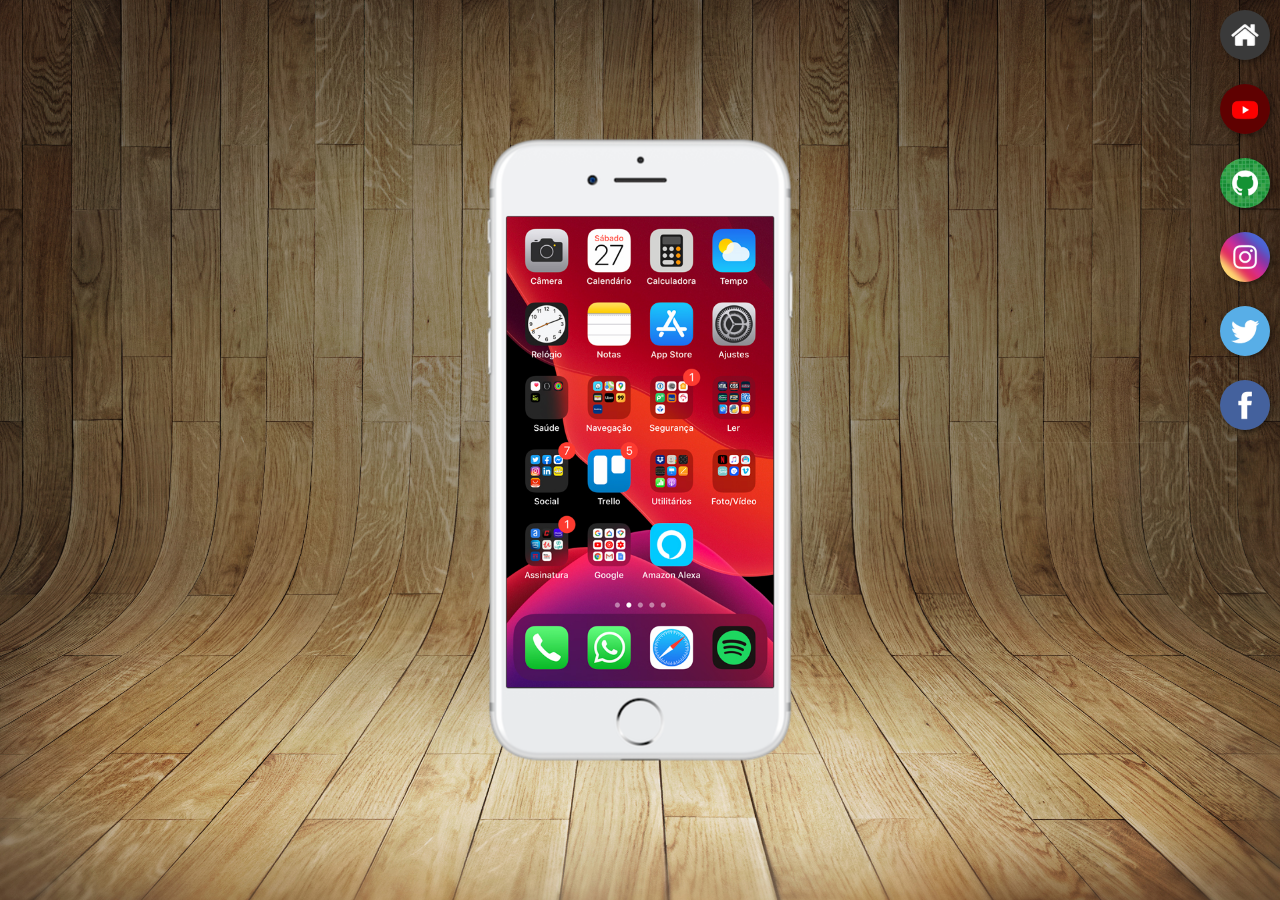
<file: index.html>
<!DOCTYPE html>
<html lang="pt-br">
<head>
    <meta charset="UTF-8">
    <meta name="viewport" content="width=device-width, initial-scale=1.0">
    <link rel="shortcut icon" href="favicon.ico" type="image/x-icon">
    <link rel="stylesheet" href="estilos/style.css">
    <title>Projeto Redes Sociais</title>
</head>
<body>
    <main>
        <section id="telefone">
            <iframe src="home.html" name="tela" id="tela" frameborder="0">
                Seu navegador nao e compativel com isso.
            </iframe>
        </section>
        <section id="redes-sociais">
            <a href="home.html" target="tela"><img src="imagens/logo-home.jpg" alt="Home"></a><br>
            <a href="youtube.html" target="tela"><img src="imagens/logo-youtube.jpg" alt="Youtube"></a><br>
            <a href="github.html" target="tela"><img src="imagens/logo-github.jpg" alt="GitHub"></a><br>
            <a href="instagram.html" target="tela"><img src="imagens/logo-instagram.jpg" alt="Instagram"></a><br>
            <a href="twitter.html" target="tela"><img src="imagens/logo-twitter.jpg" alt="Twitter"></a><br>
            <a href="facebook.html" target="tela"><img src="imagens/logo-facebook.jpg" alt="Facebook"></a><br>
        </section>
    </main>
</body>
</html>
</file>
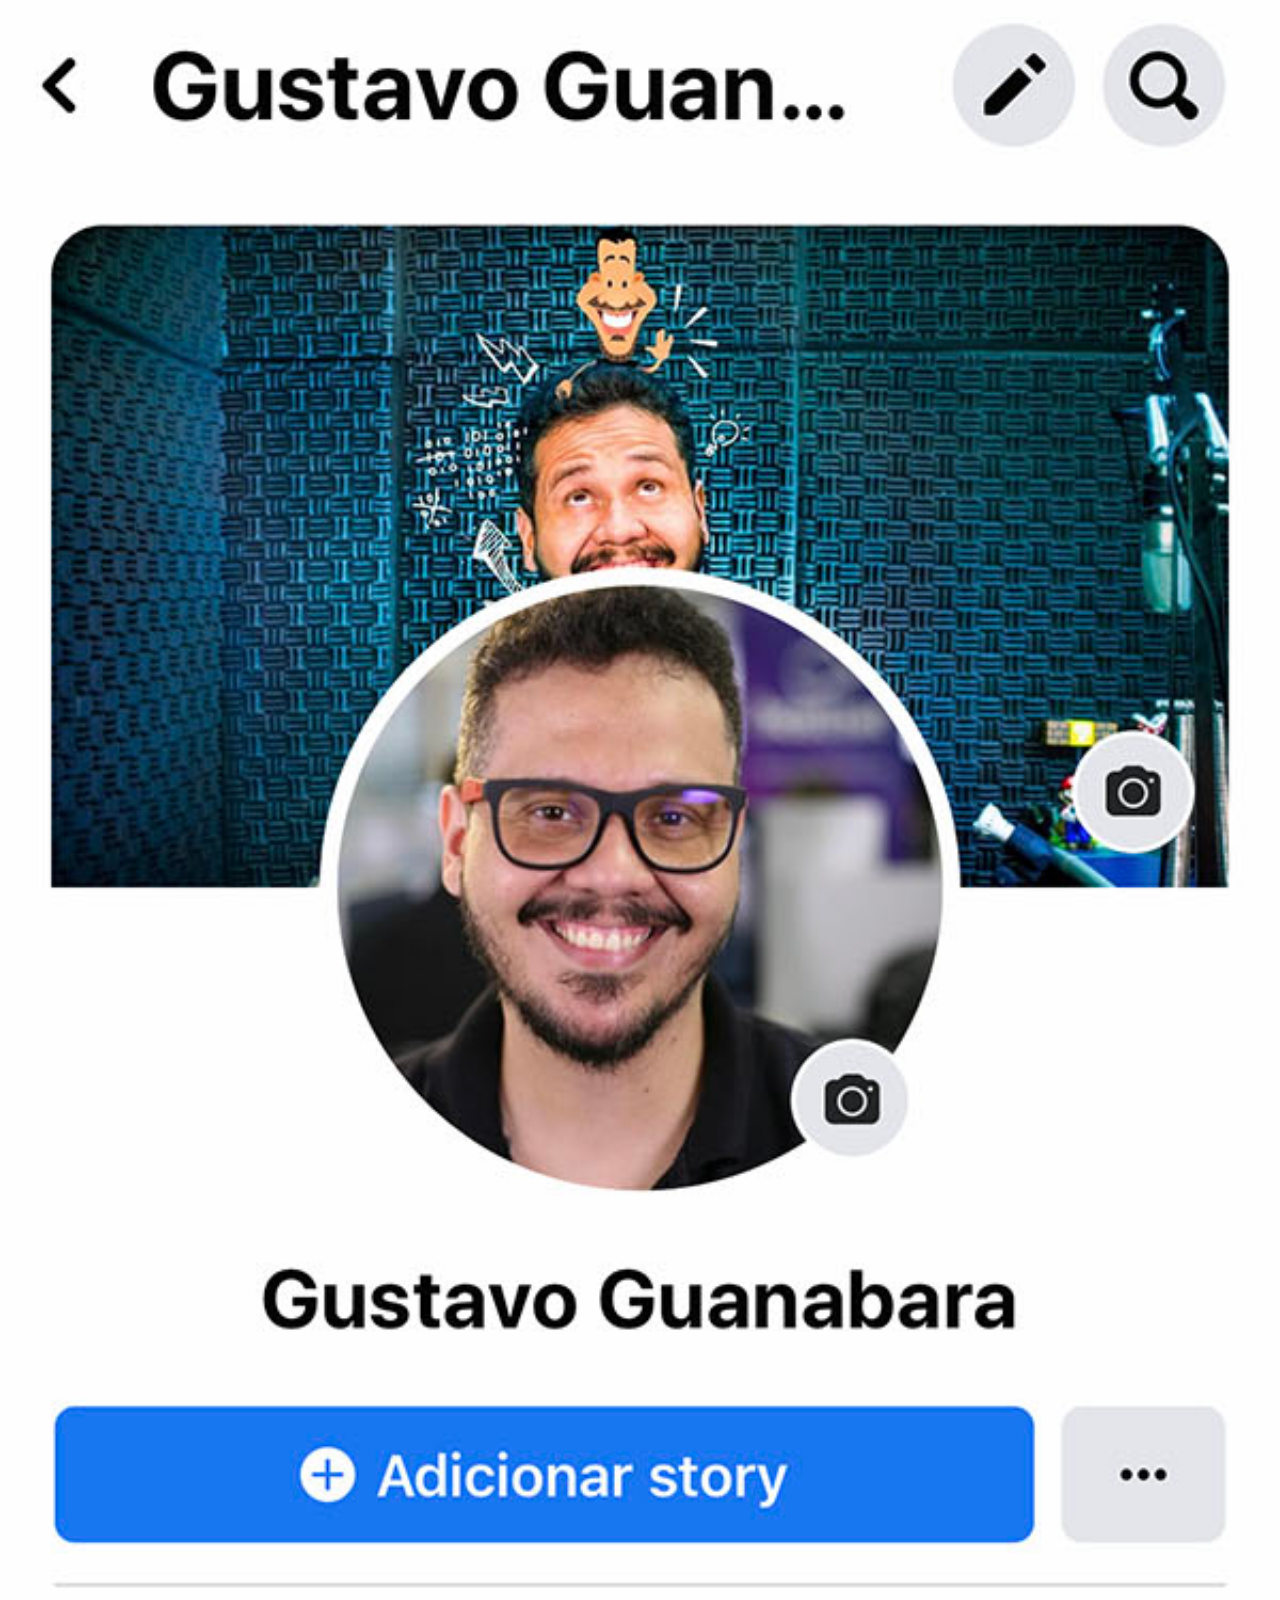
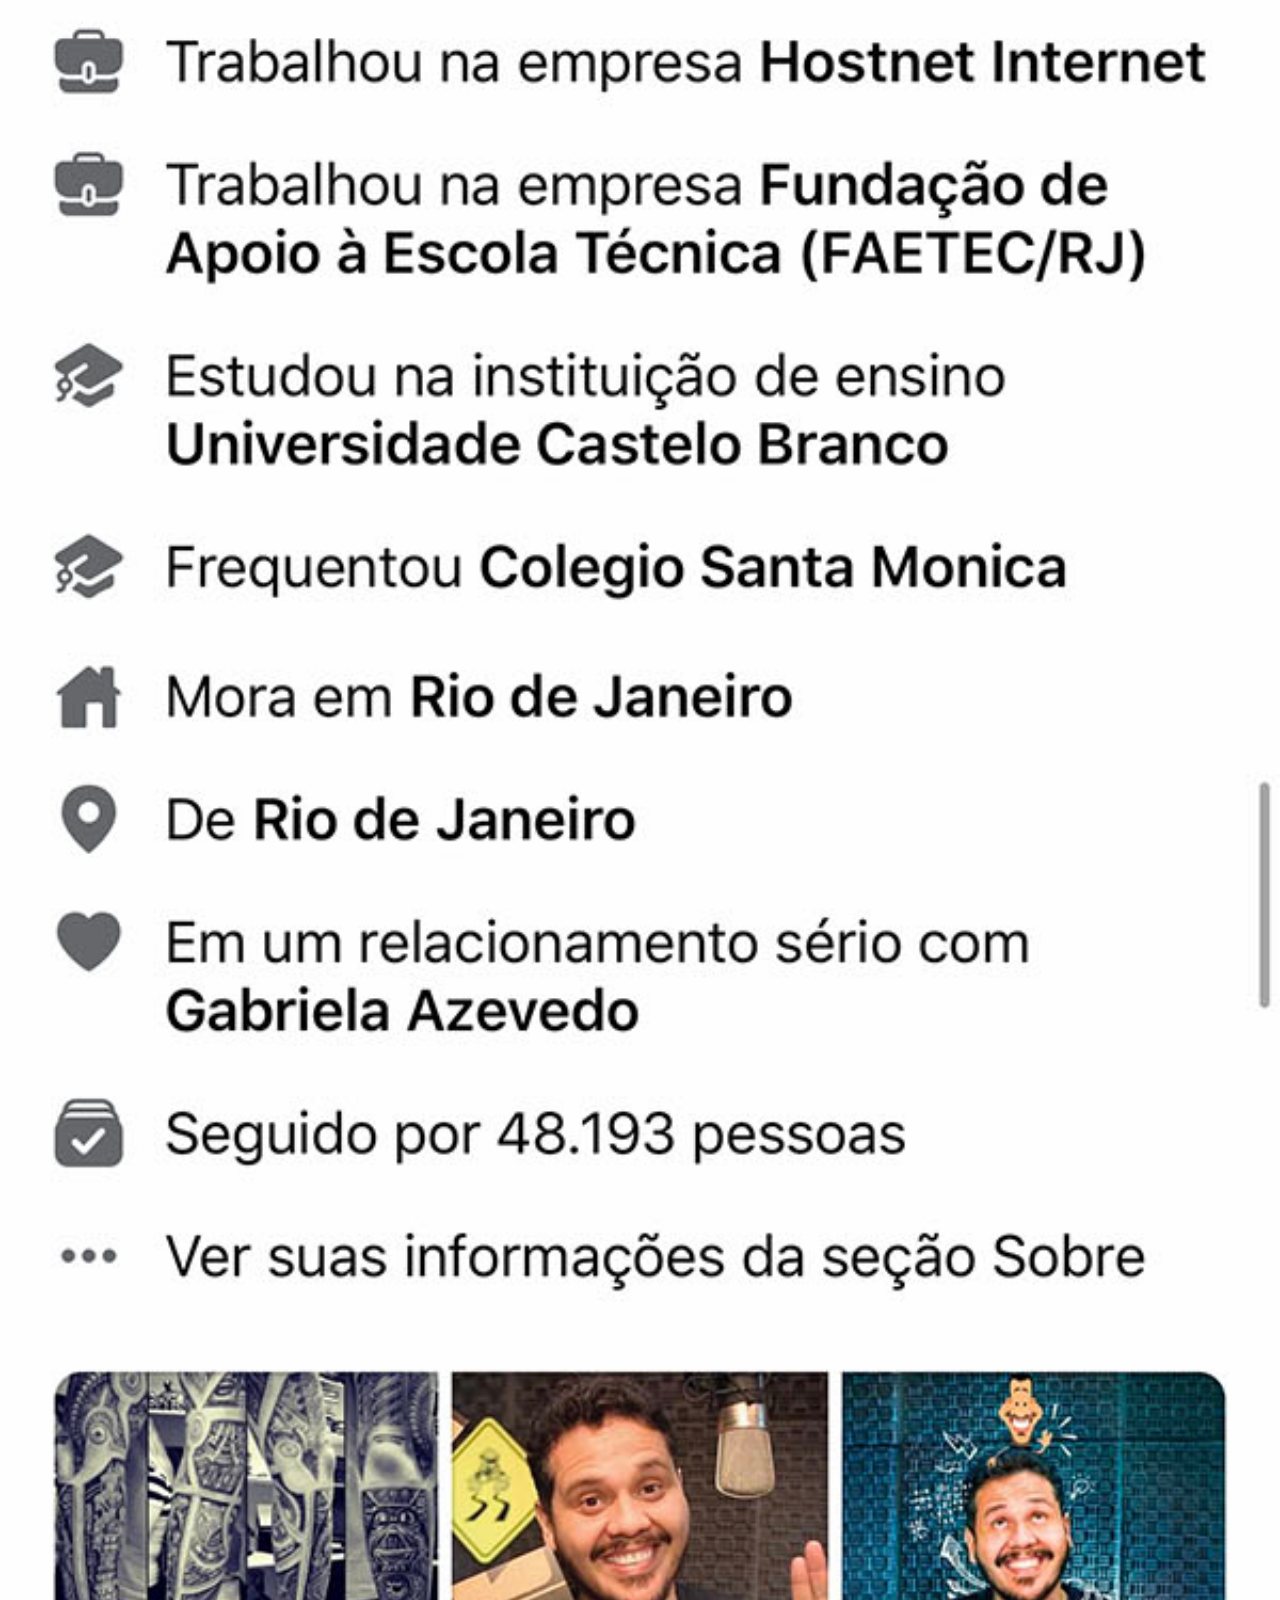
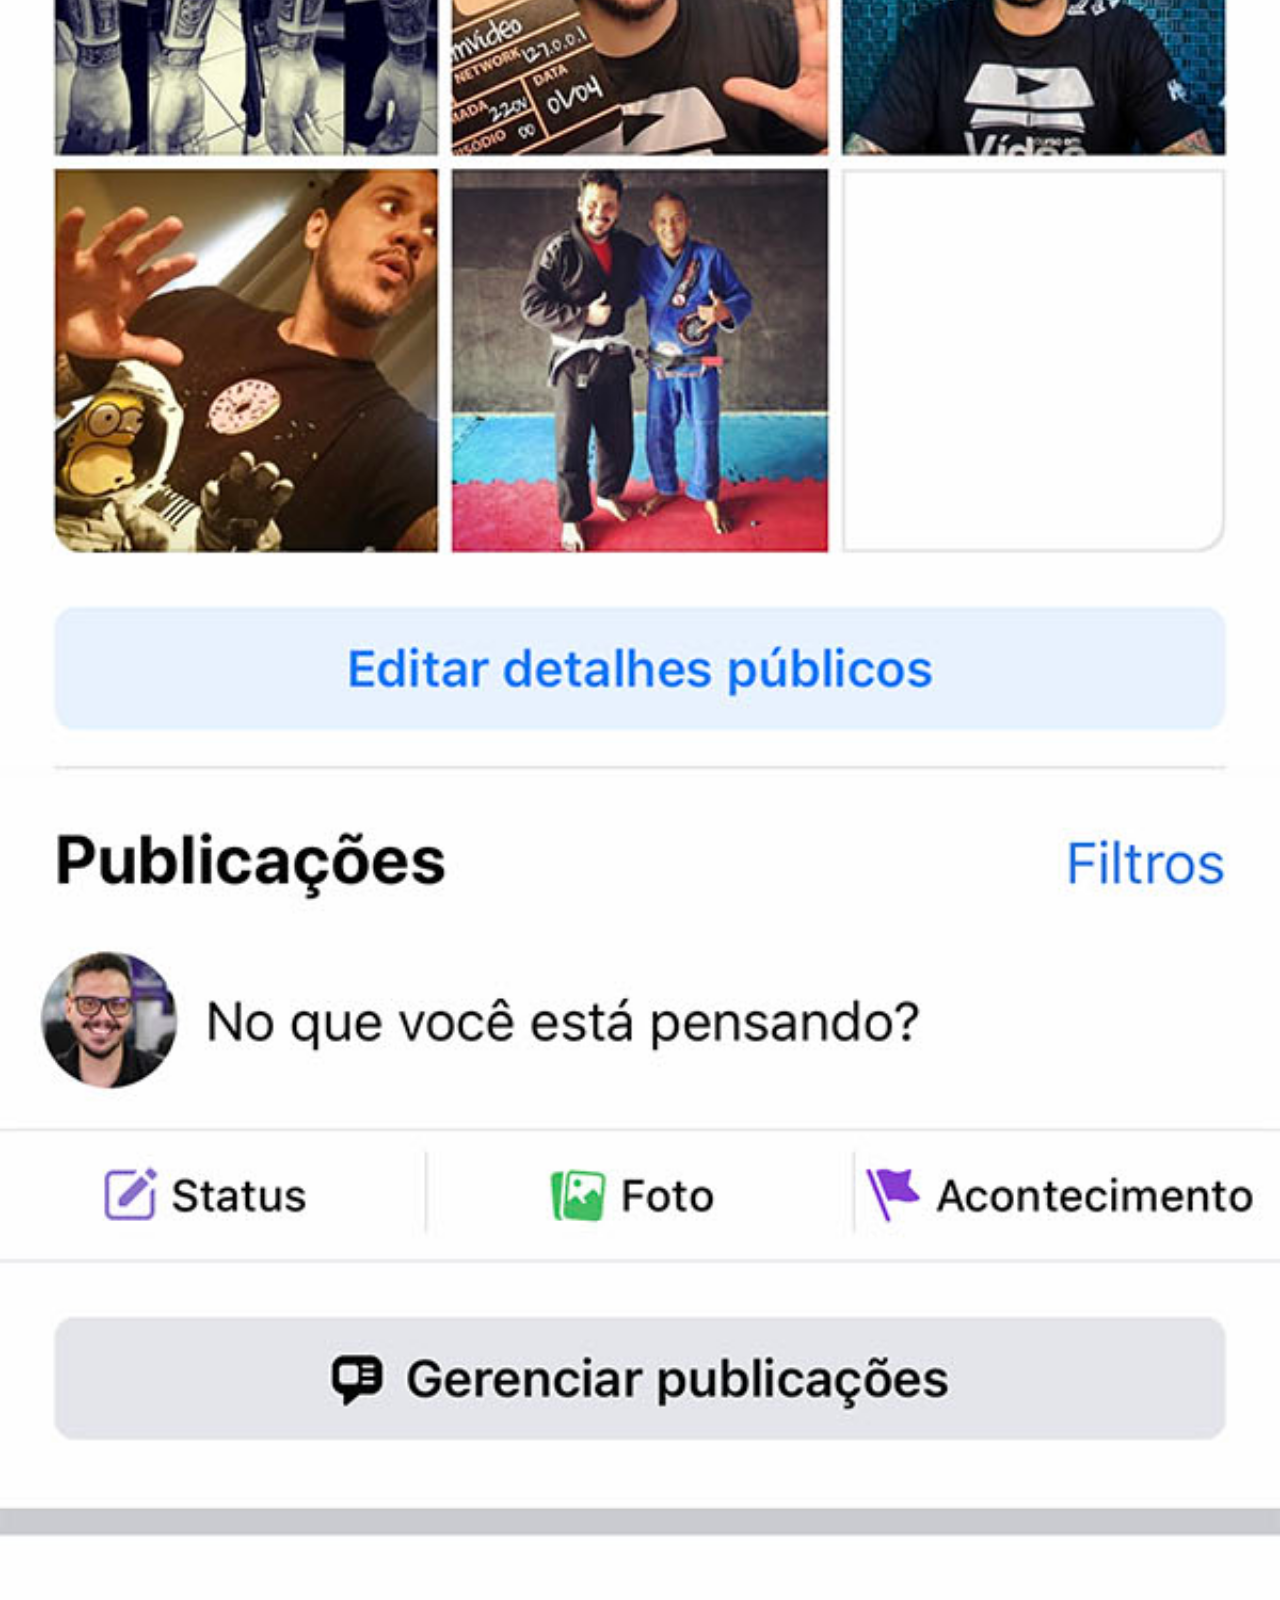
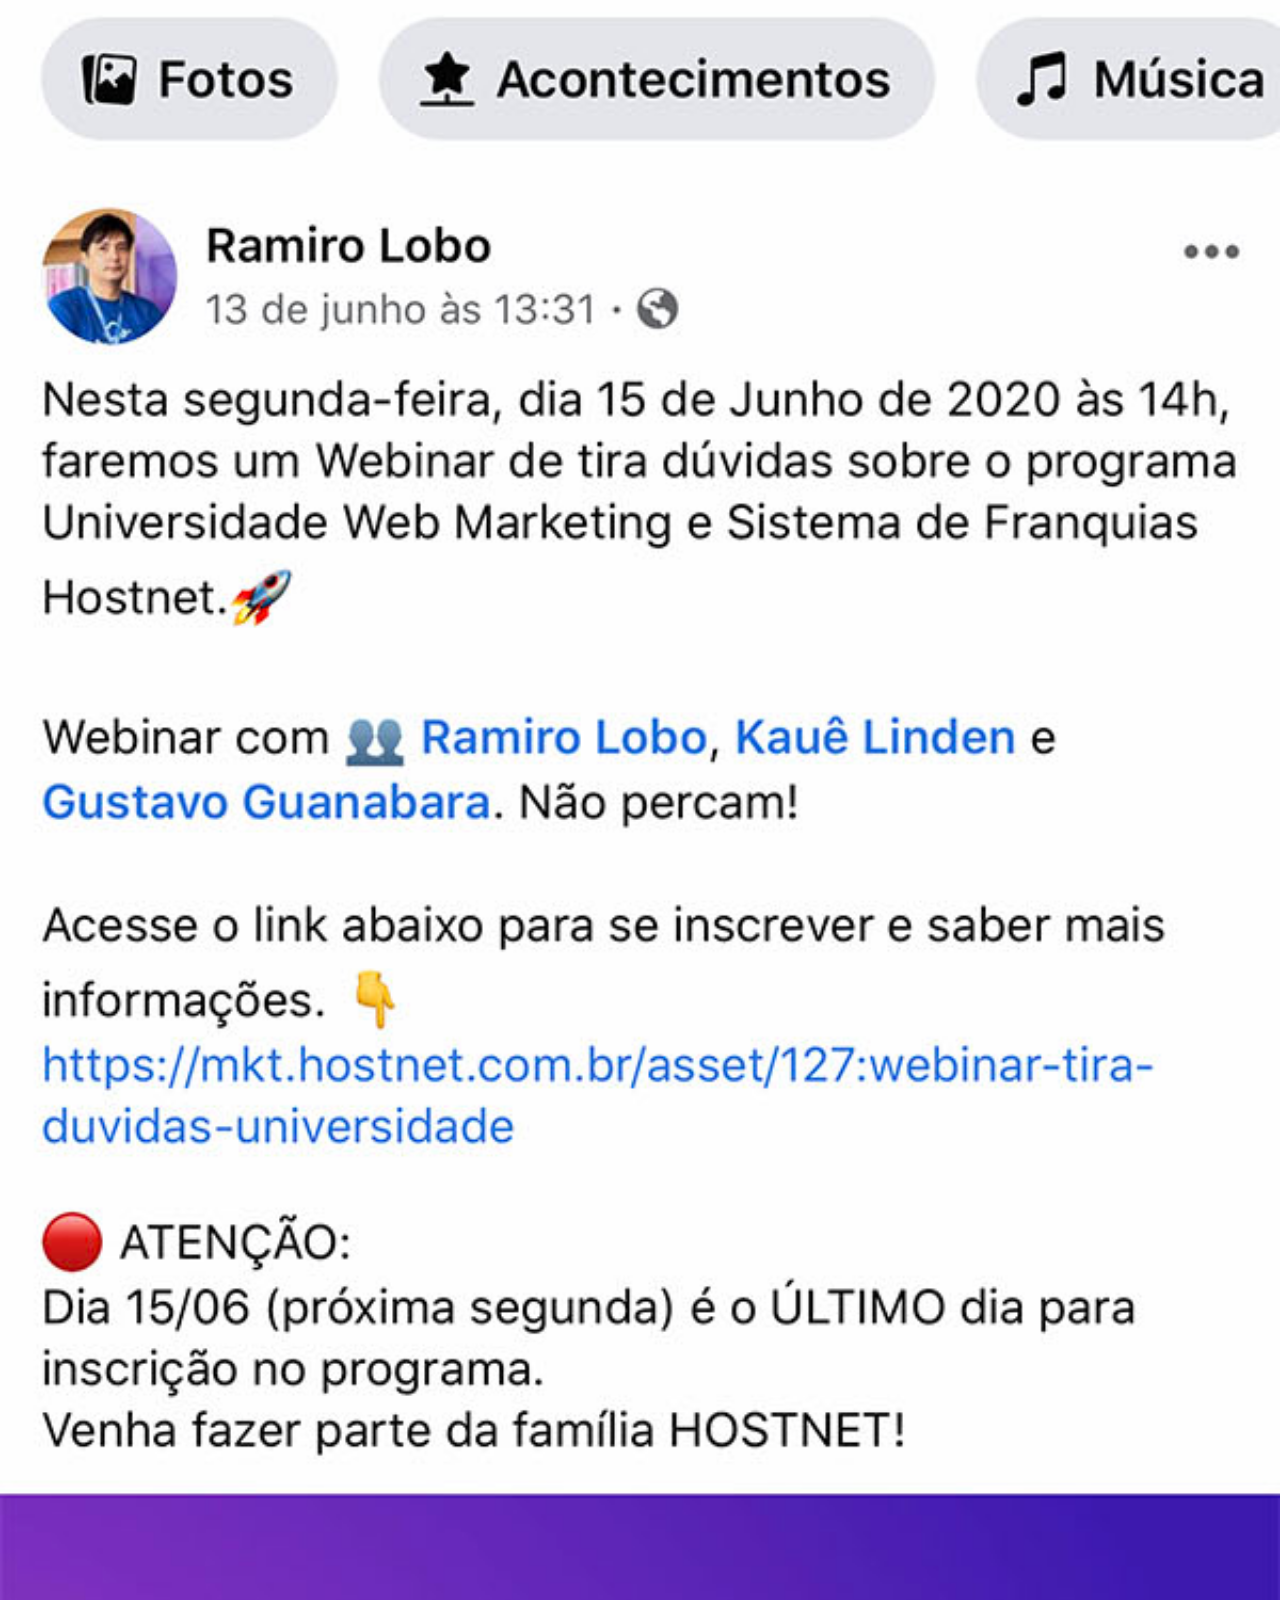
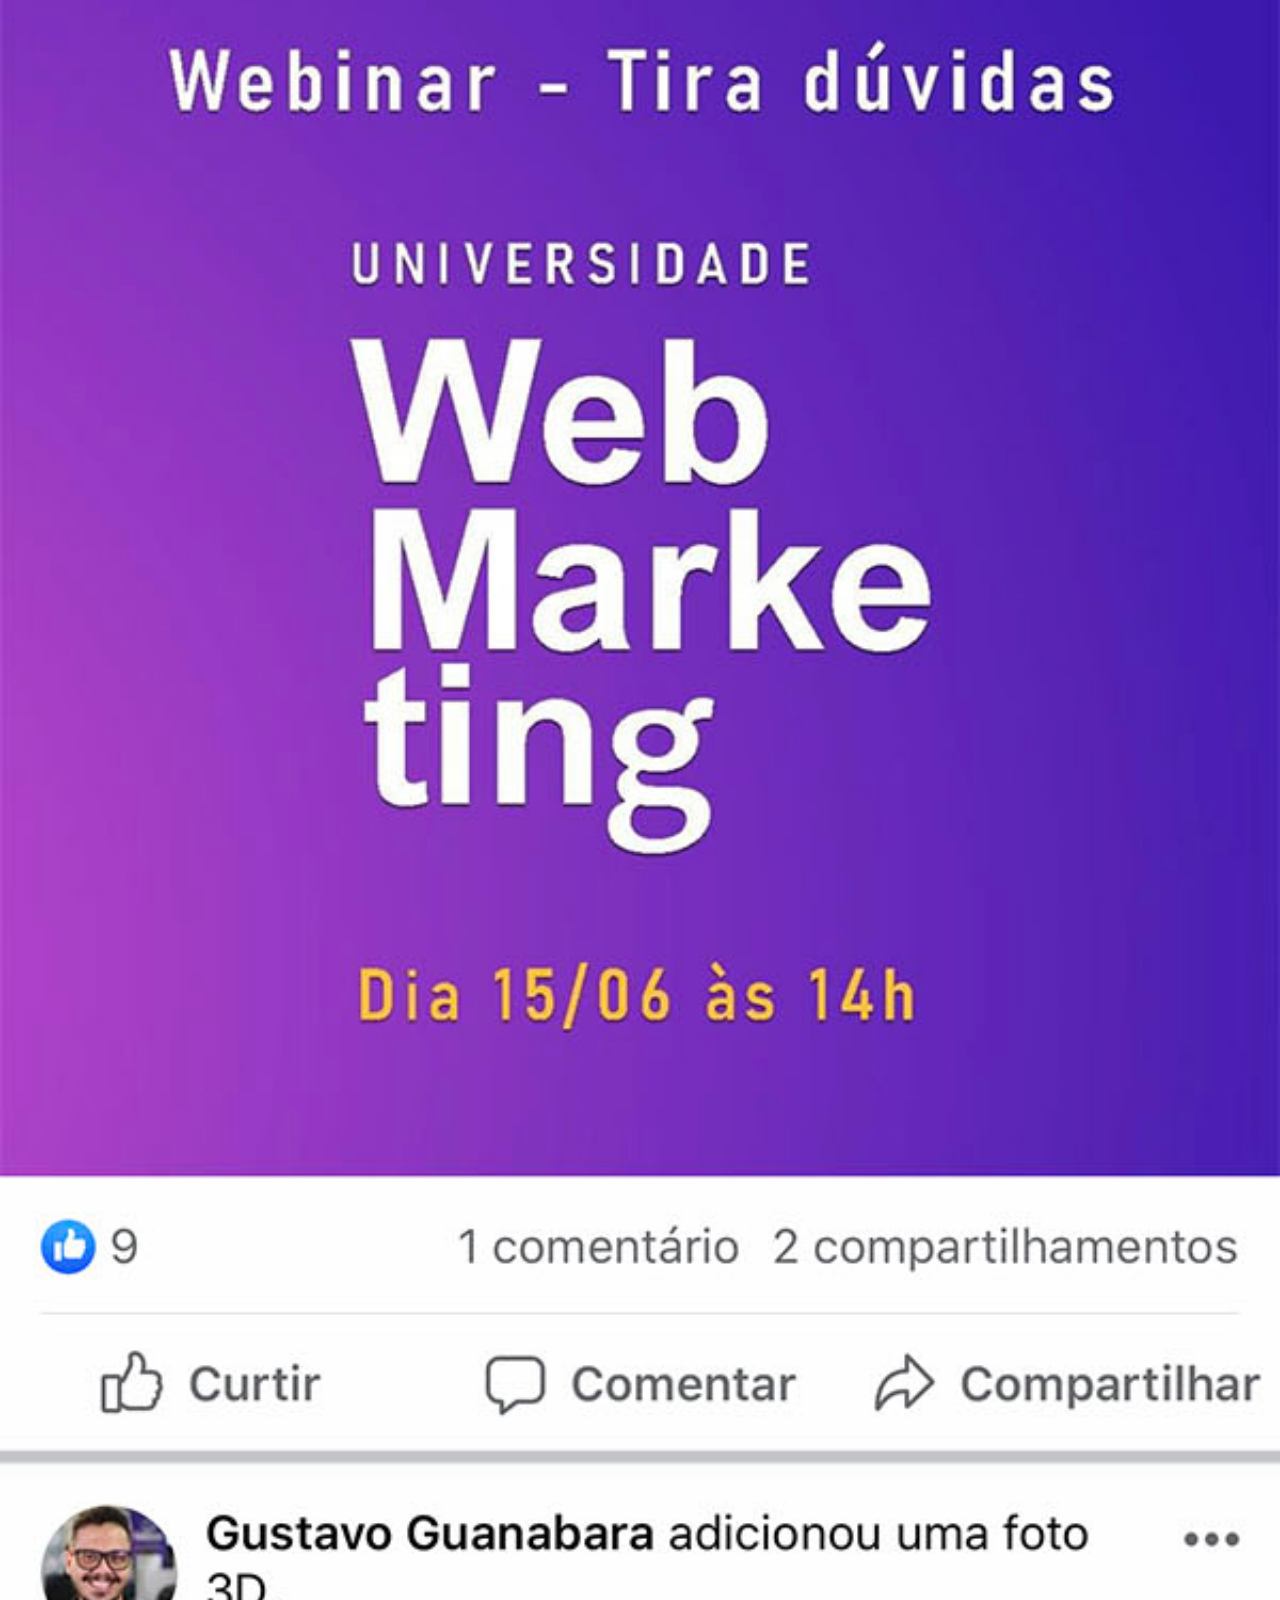
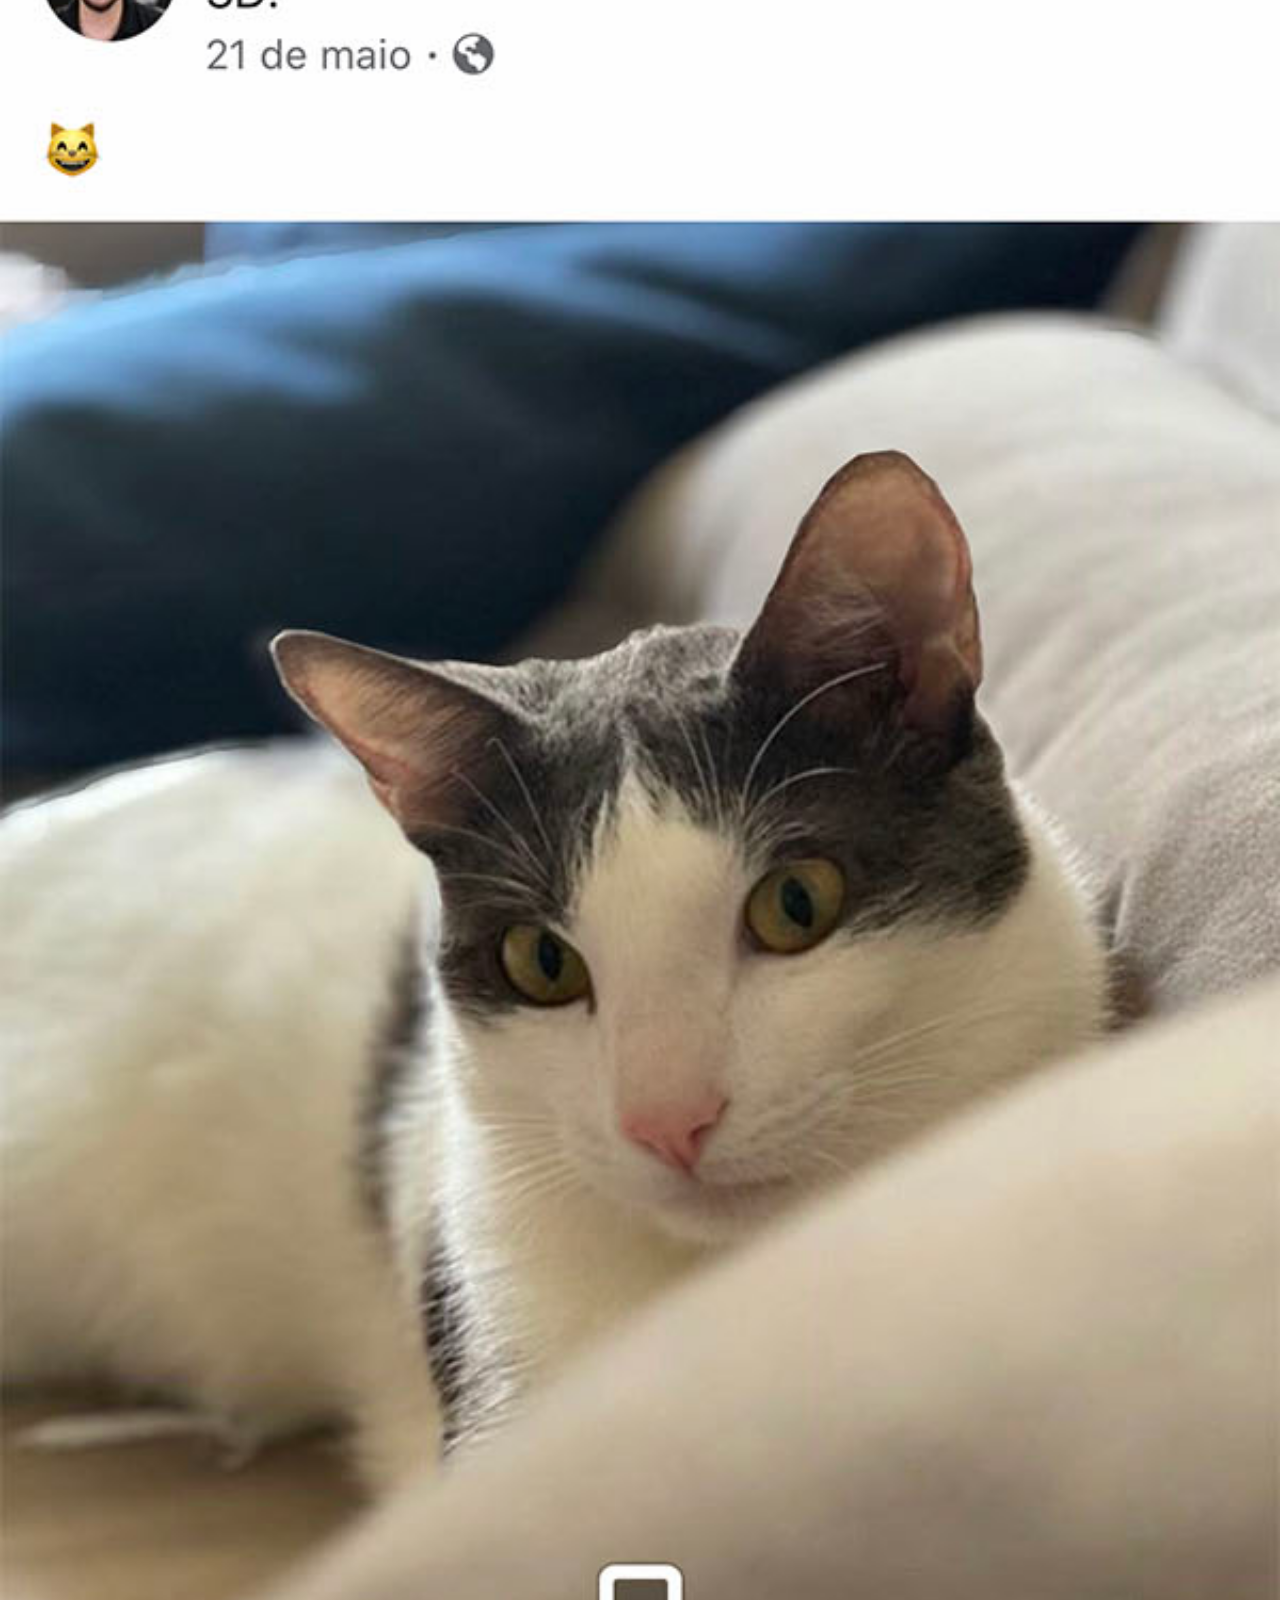
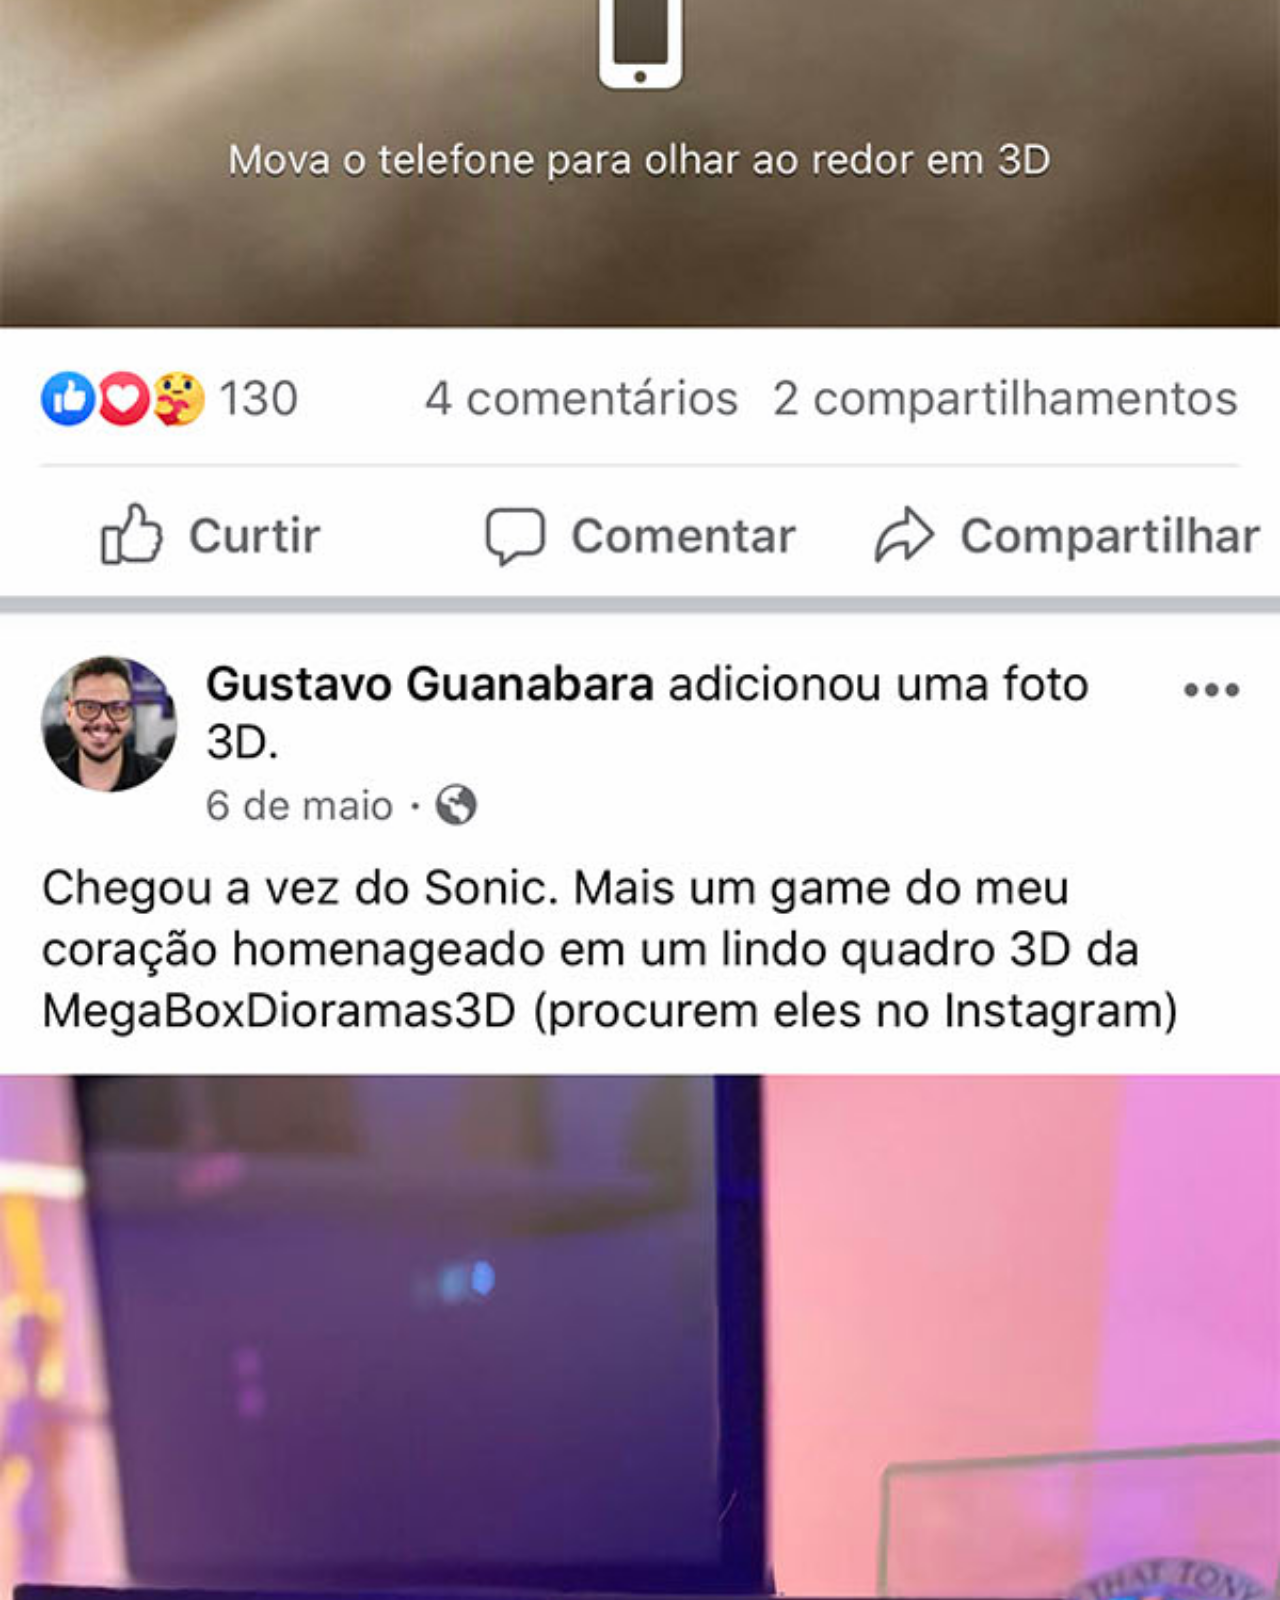
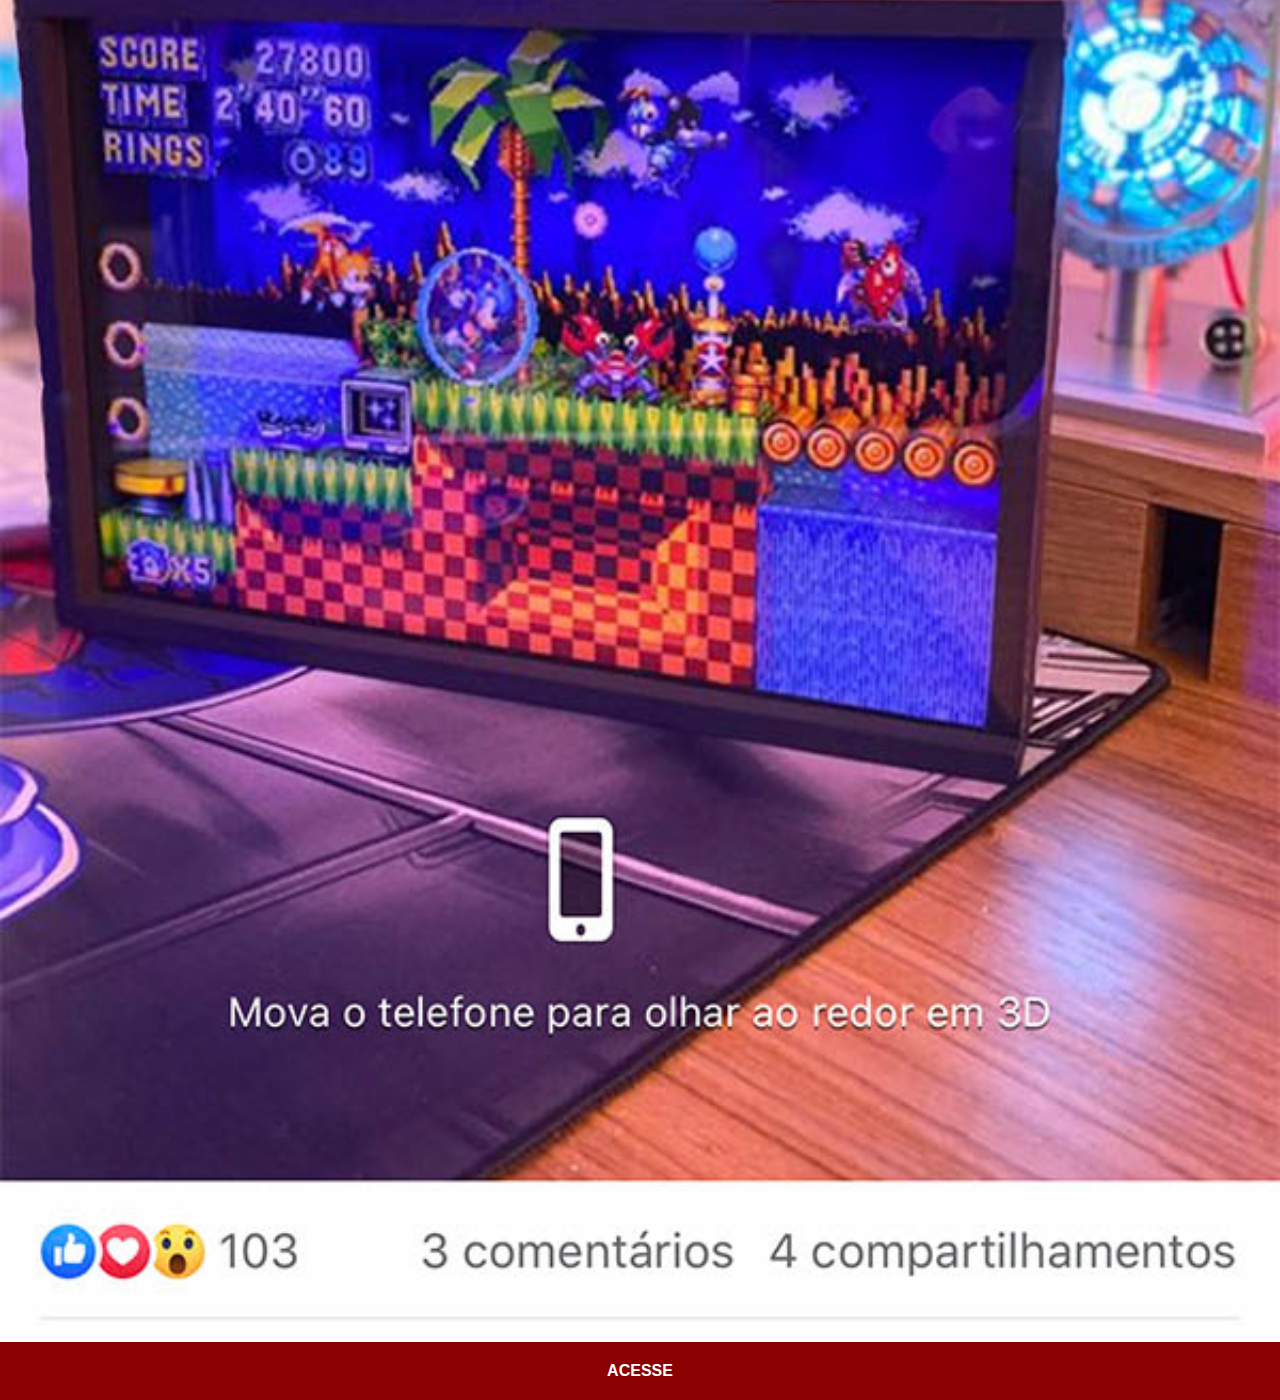
<file: facebook.html>
<!DOCTYPE html>
<html lang="pt-br">
<head>
    <meta charset="UTF-8">
    <meta name="viewport" content="width=device-width, initial-scale=1.0">
    <title>Facebook</title>
    <link rel="stylesheet" href="estilos/social.css">
</head>
<body>
    <img src="imagens/tela-facebook.jpg" alt="Facebook"><a href="https://www.facebook.com/gustavoguanabara/?locale=pt_BR" target="_blank">ACESSE</a>
</body>
</html>
</file>
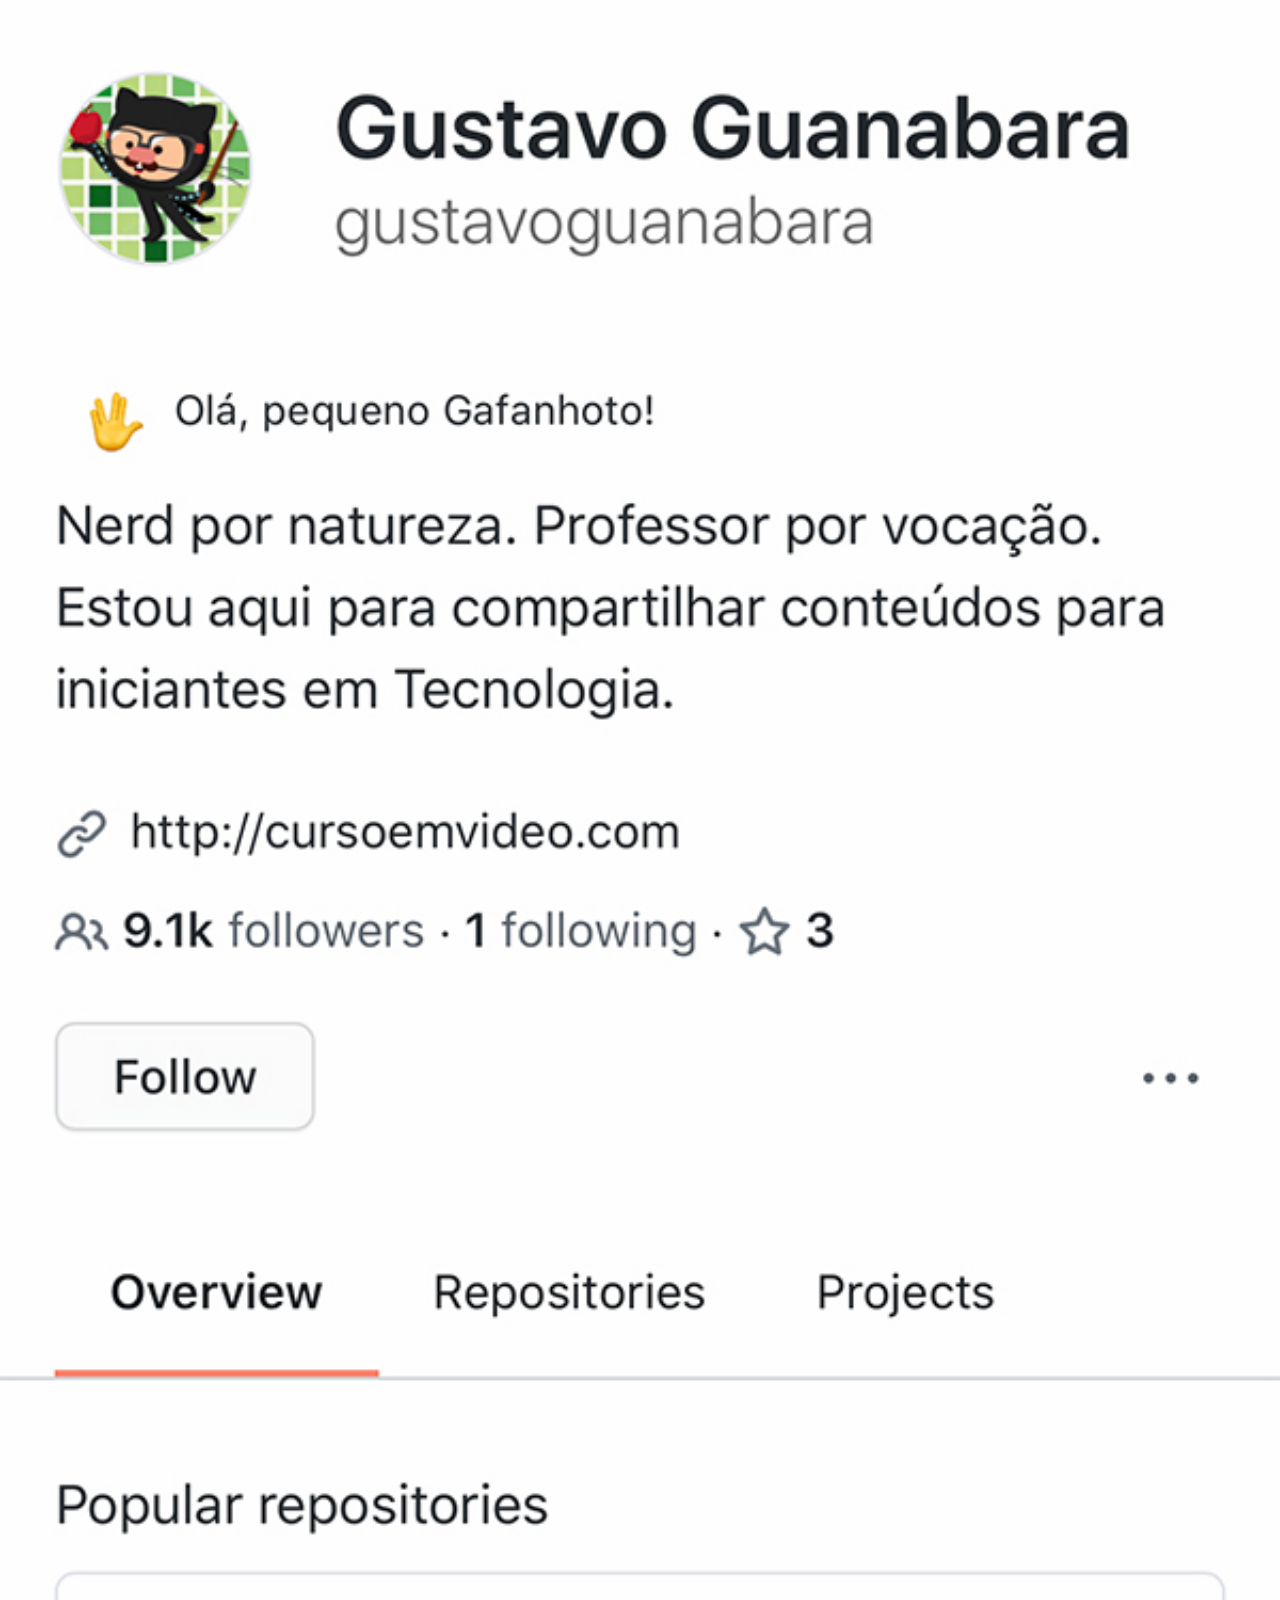
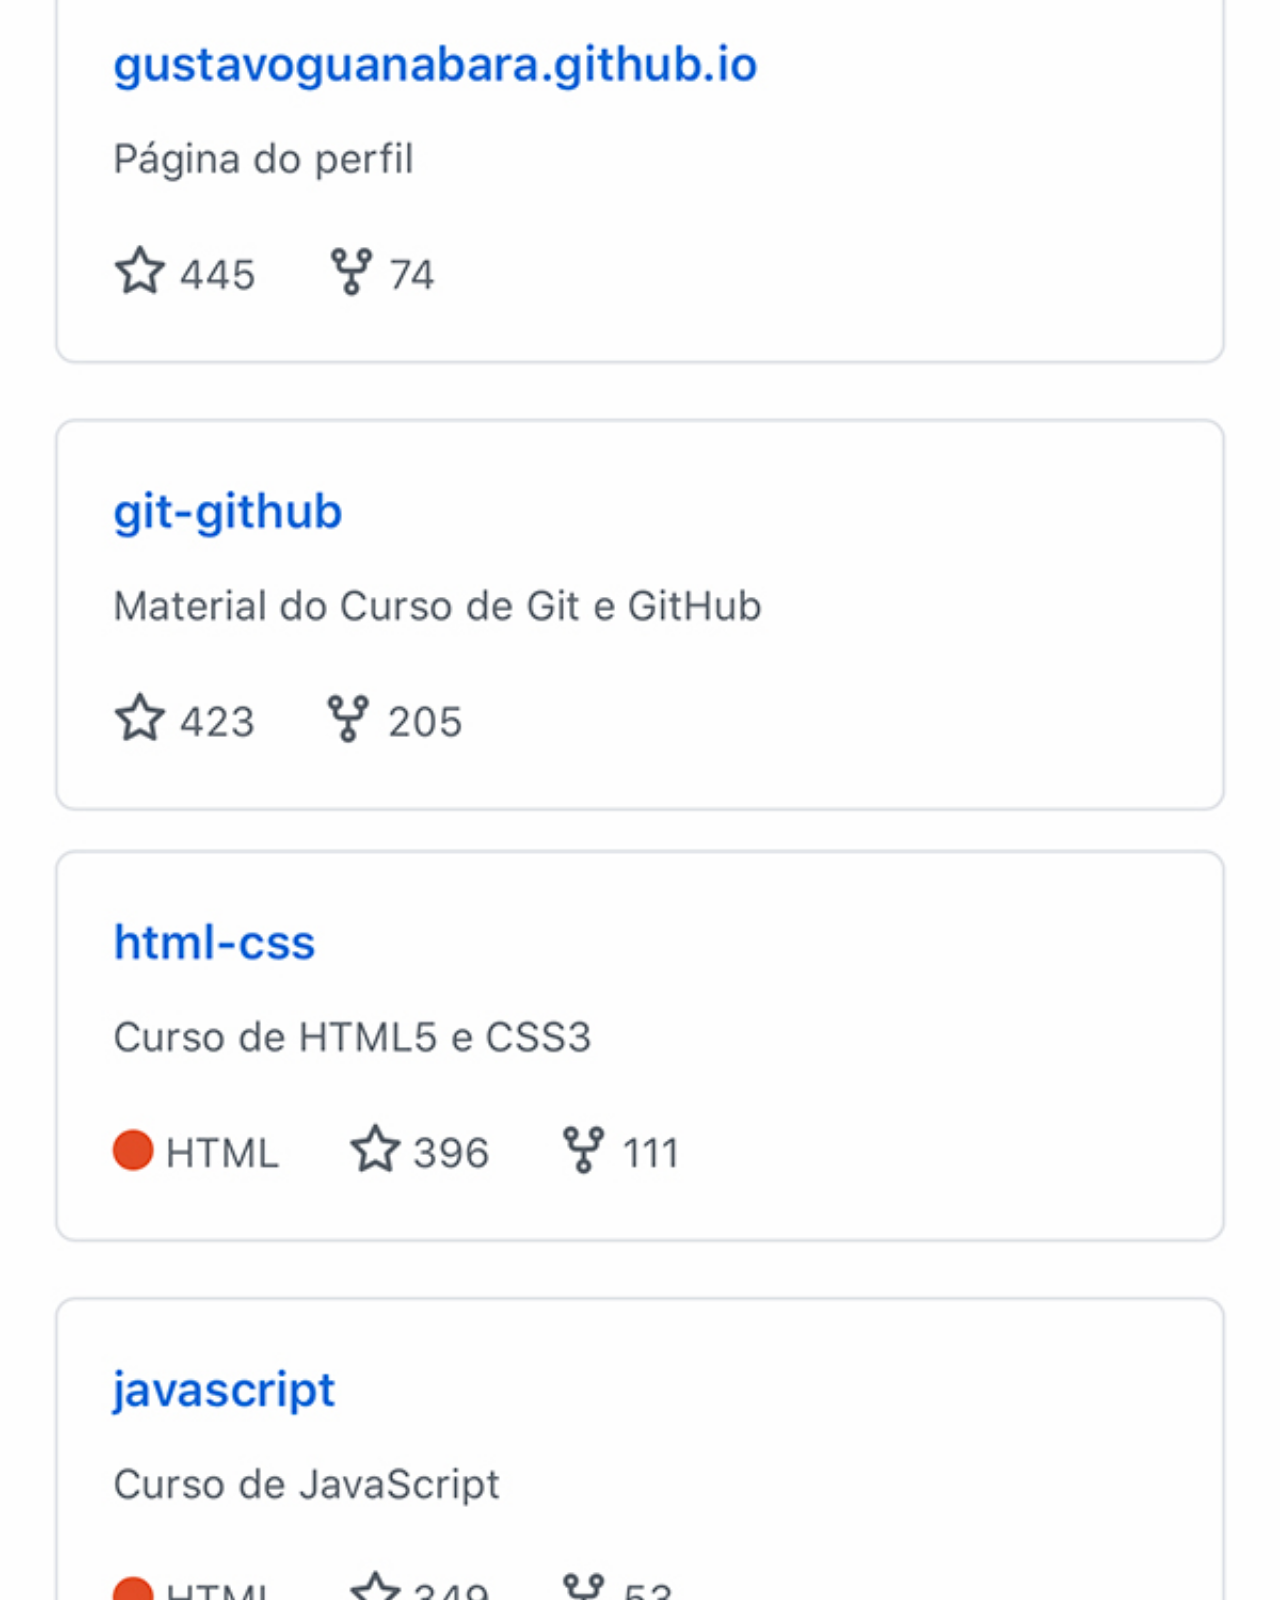
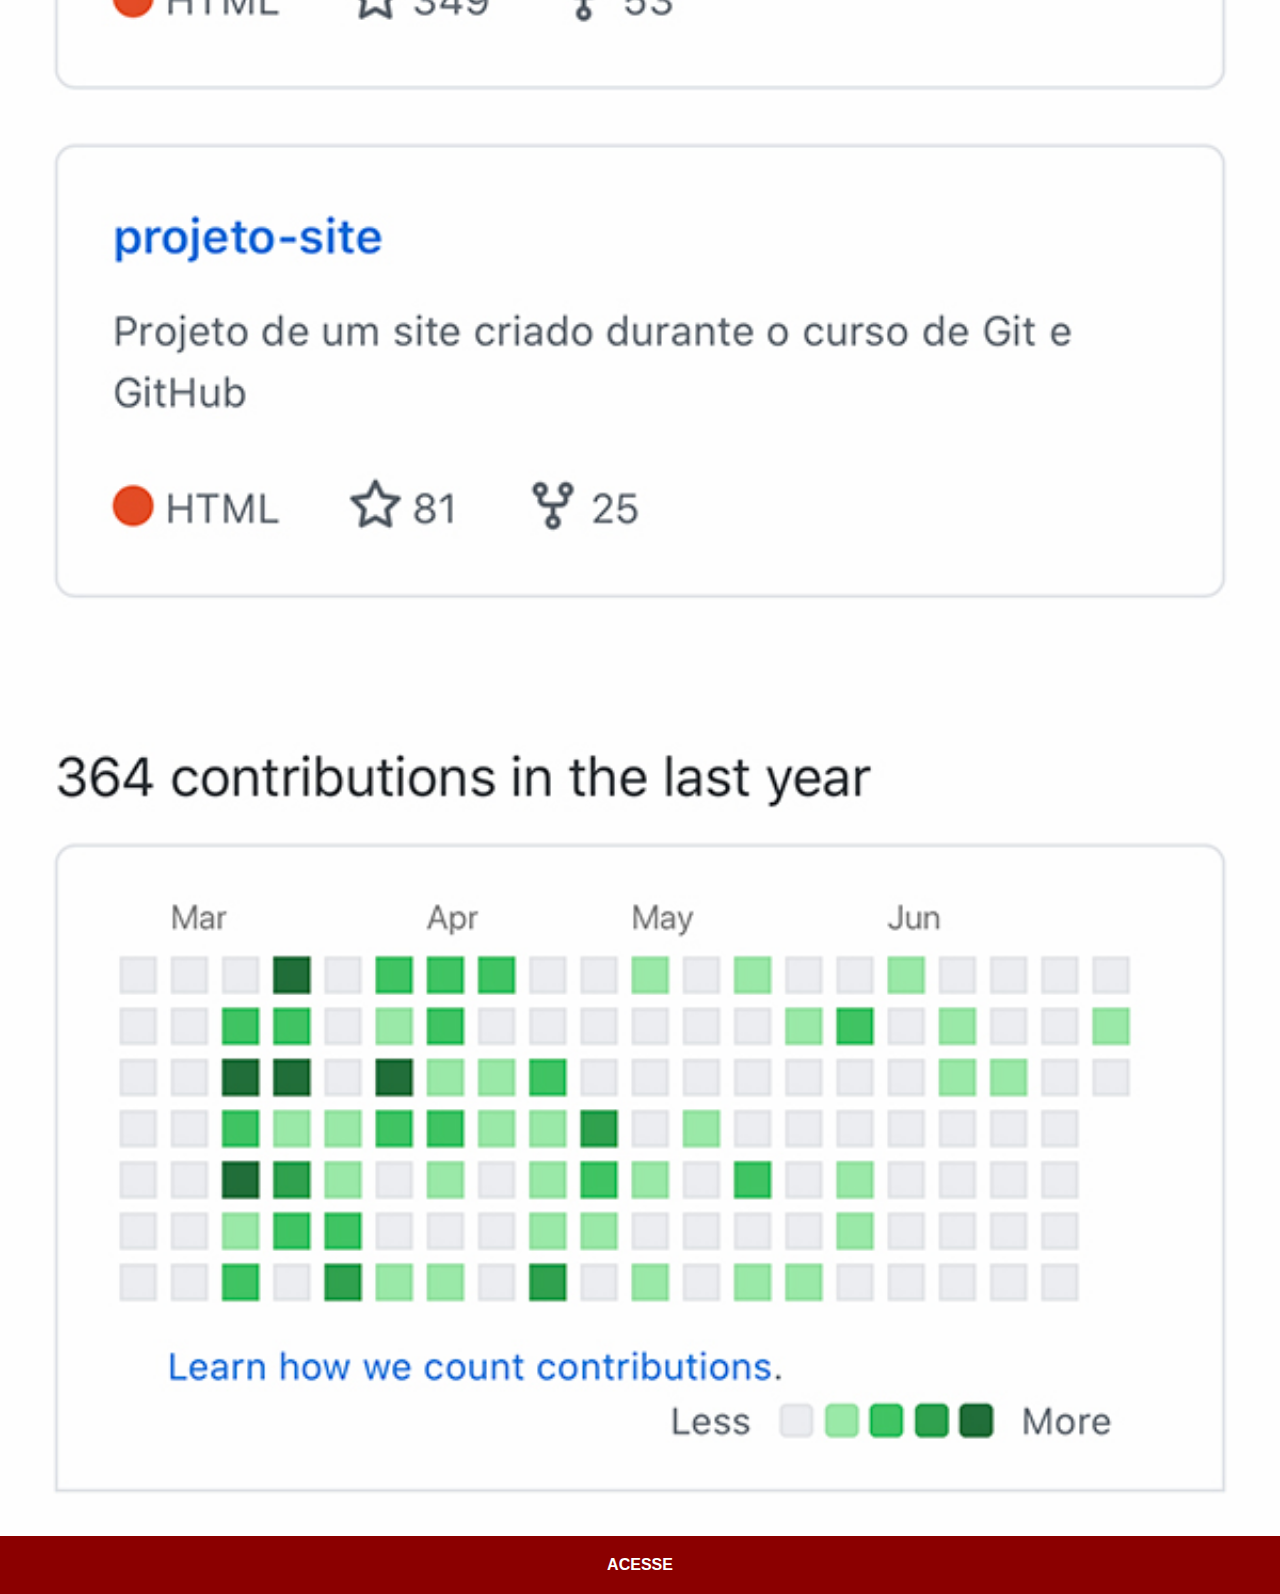
<file: github.html>
<!DOCTYPE html>
<html lang="pt-br">
<head>
    <meta charset="UTF-8">
    <meta name="viewport" content="width=device-width, initial-scale=1.0">
    <title>GitHub</title>
    <link rel="stylesheet" href="estilos/social.css">
</head>
<body>
    <img src="imagens/tela-github.jpg" alt="GitHub"><a href="https://github.com/gustavoguanabara" target="_blank">ACESSE</a>
</body>
</html>
</file>
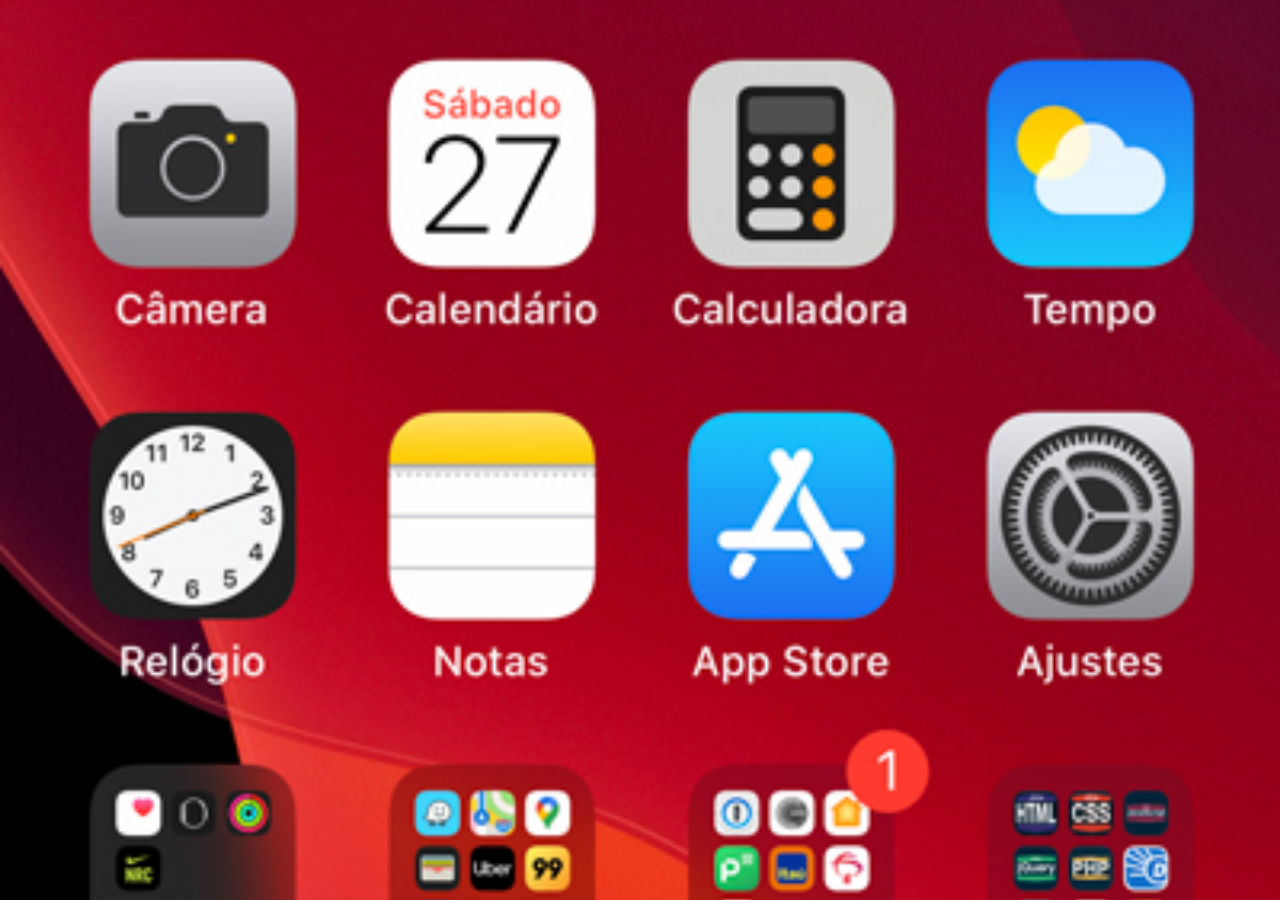
<file: home.html>
<!DOCTYPE html>
<html lang="pt-br">
<head>
    <meta charset="UTF-8">
    <meta name="viewport" content="width=device-width, initial-scale=1.0">
    <title>Home</title>
</head>
<style>
    * {
        margin: 0px;
        padding: 0px;
    }

    body {
        width: 100vw;
        height: 100vh;
        background: black url('./imagens/tela-home.jpg') no-repeat top center;
        background-size: cover;
    }
</style>
<body>
    
</body>
</html>
</file>
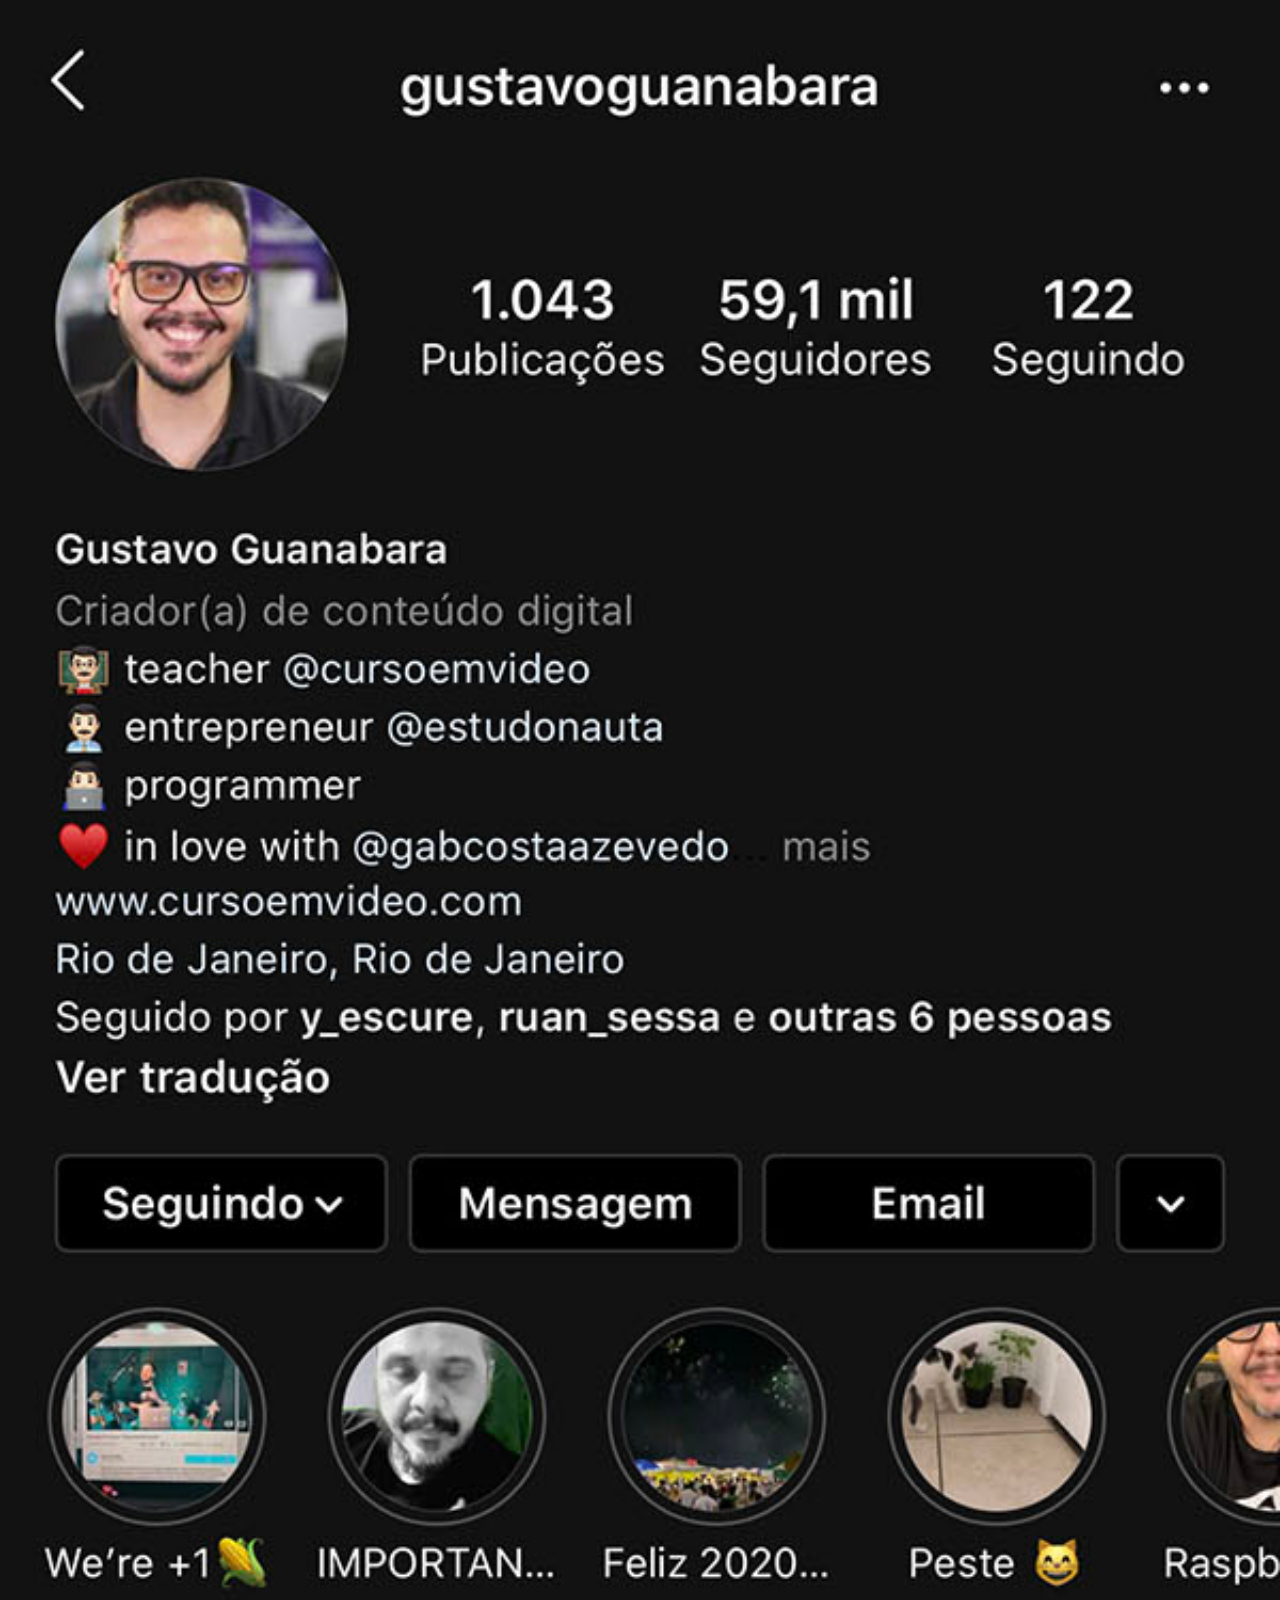
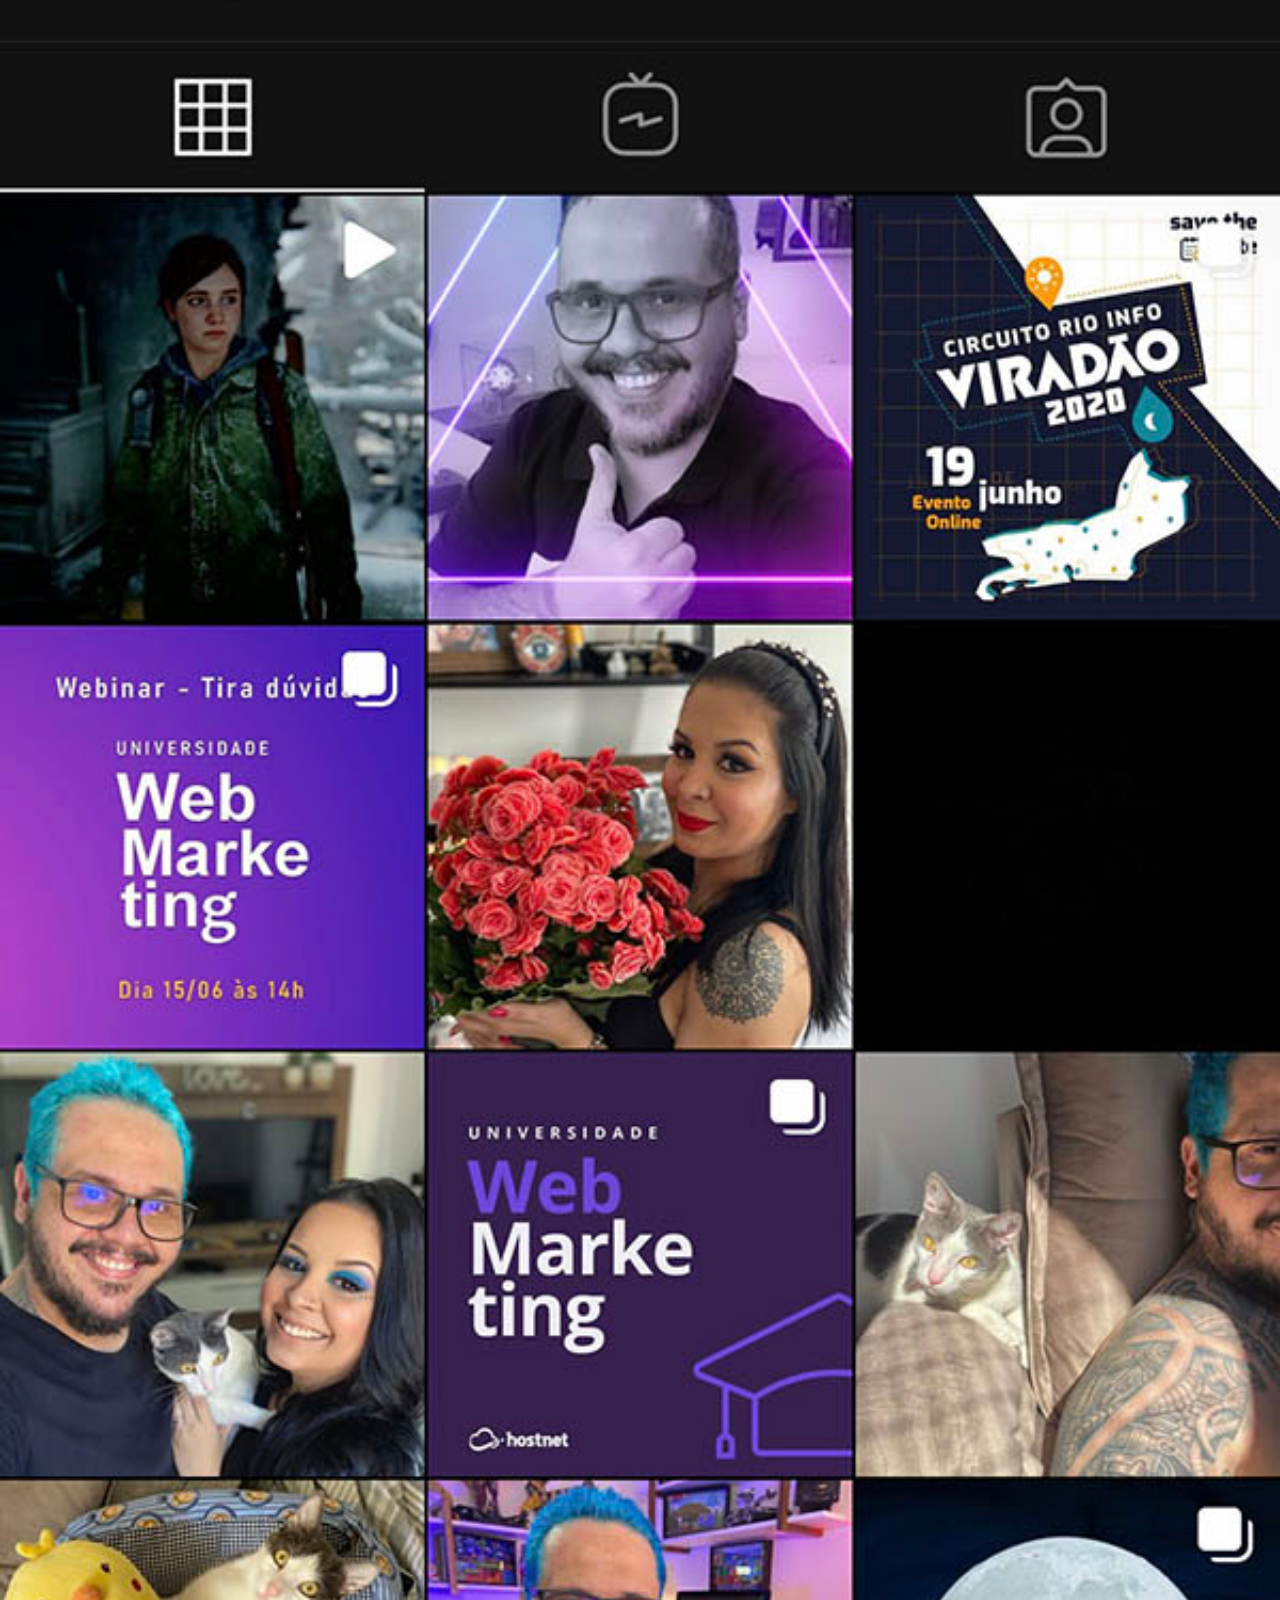
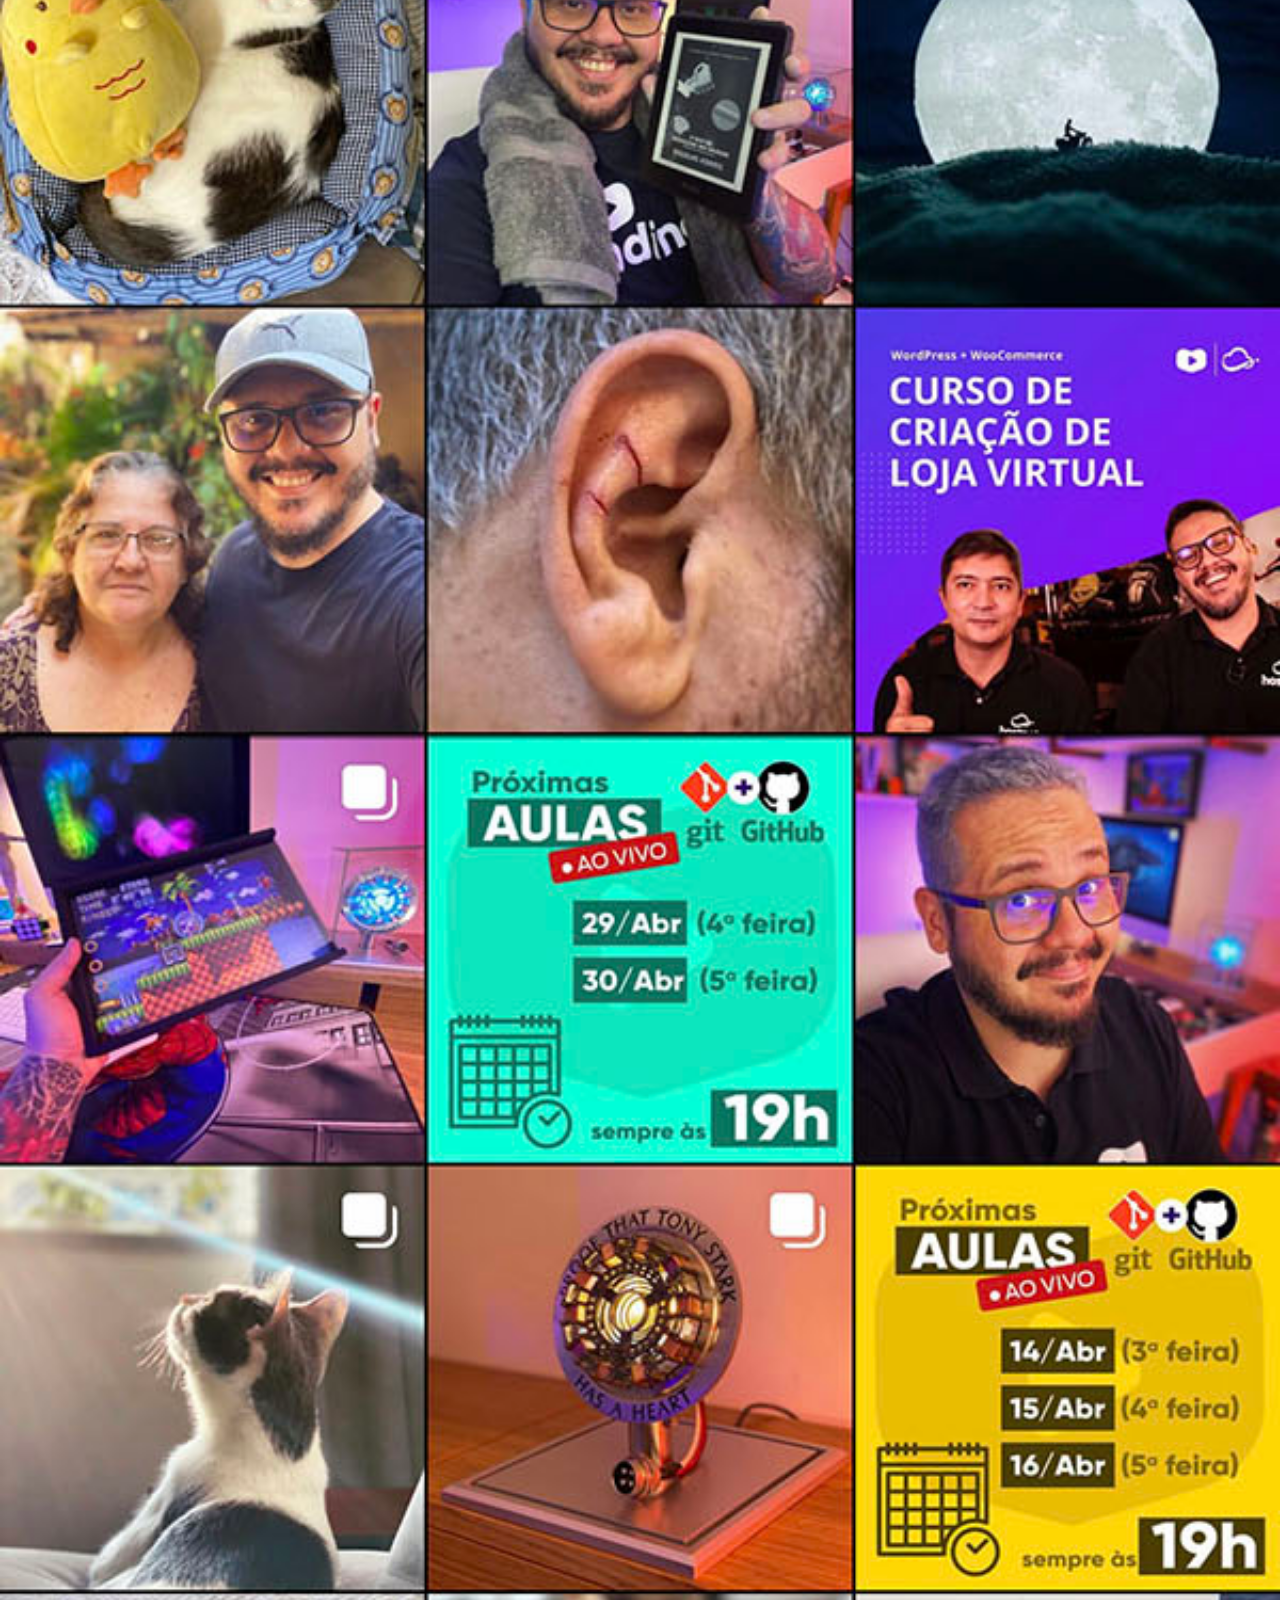
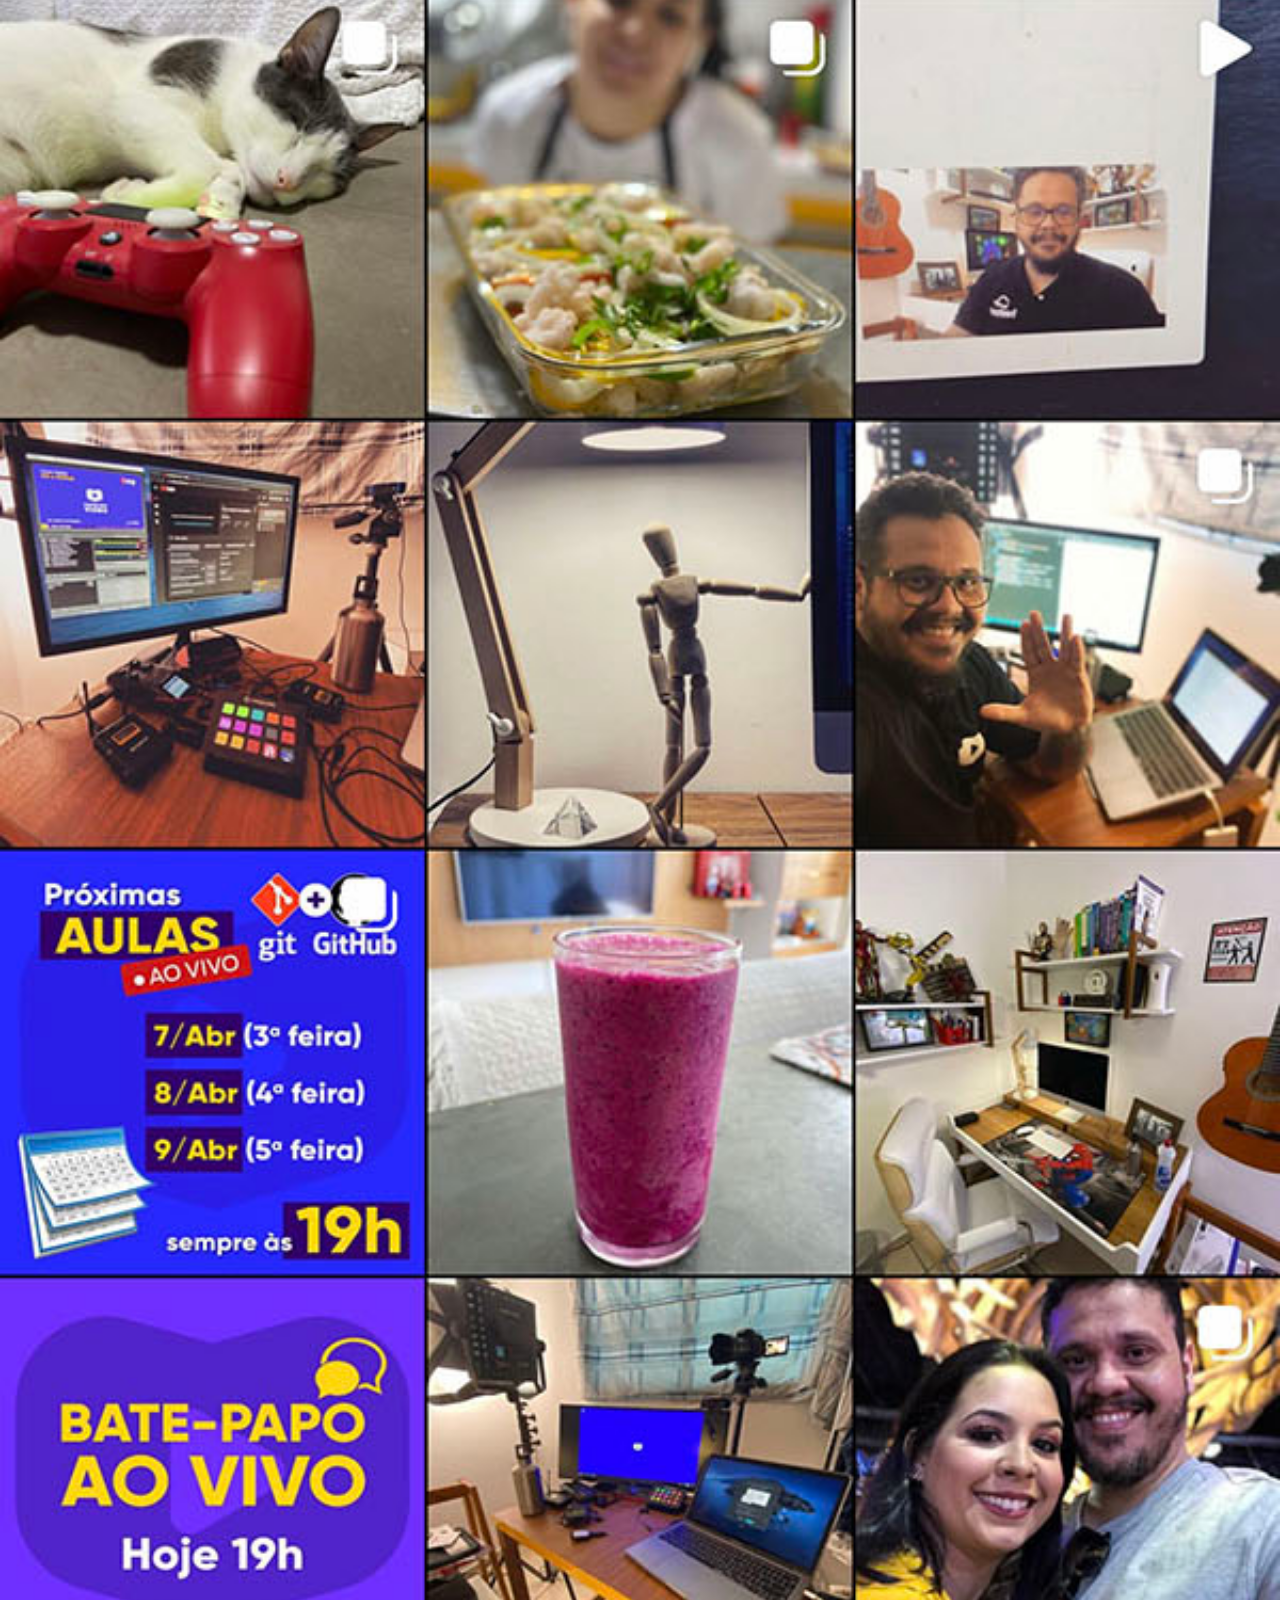
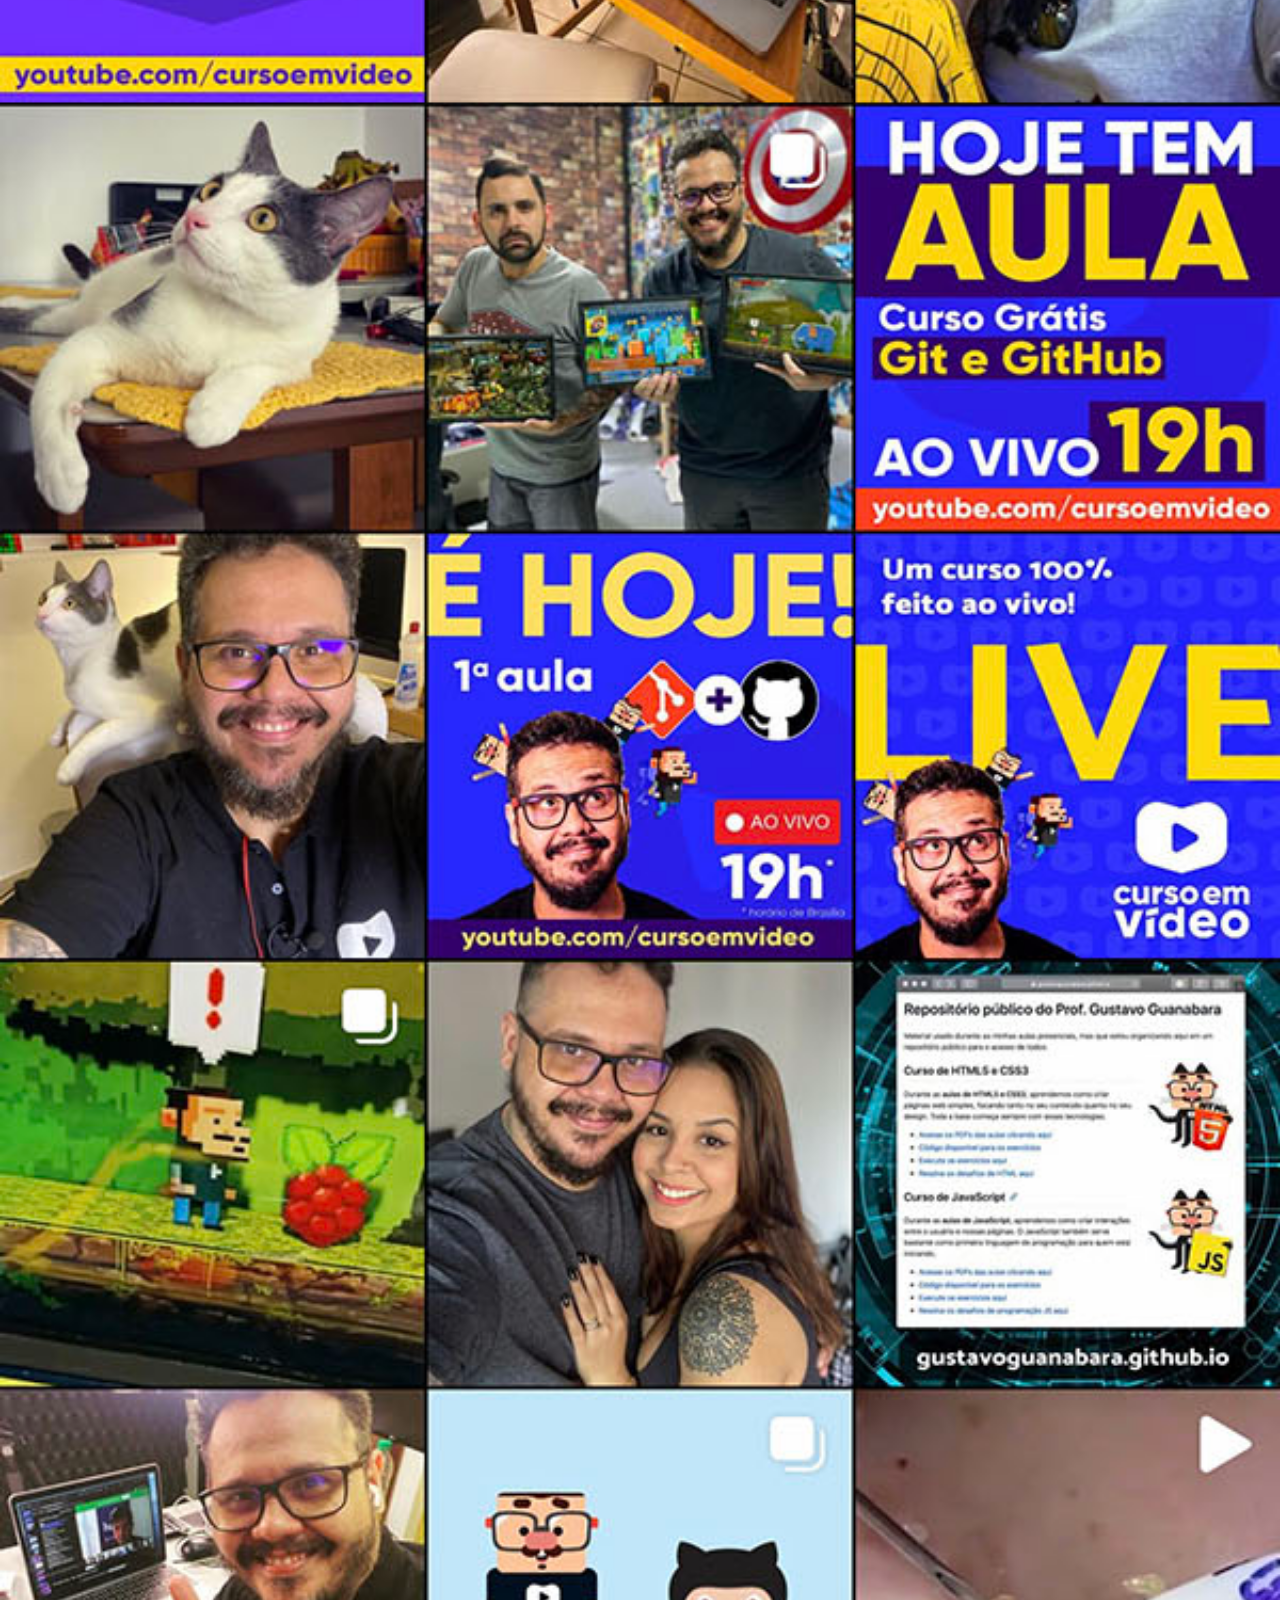
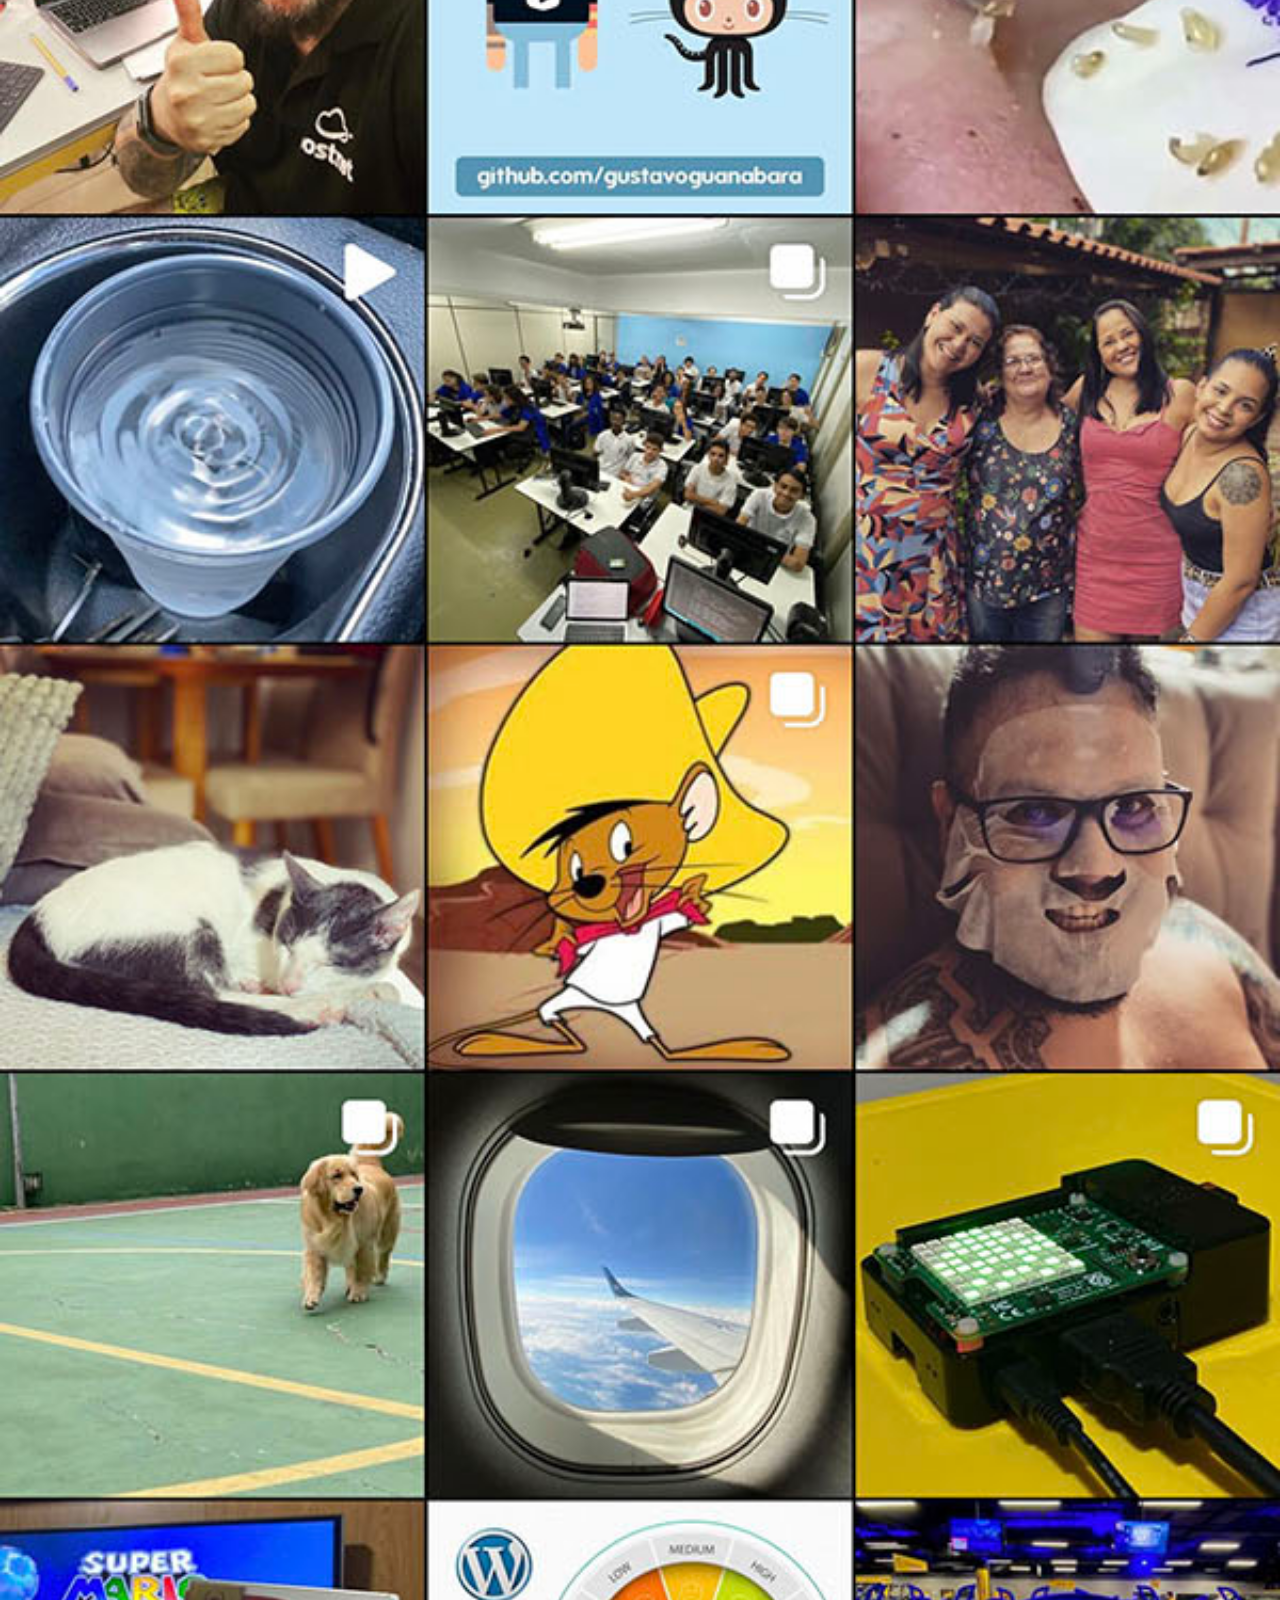
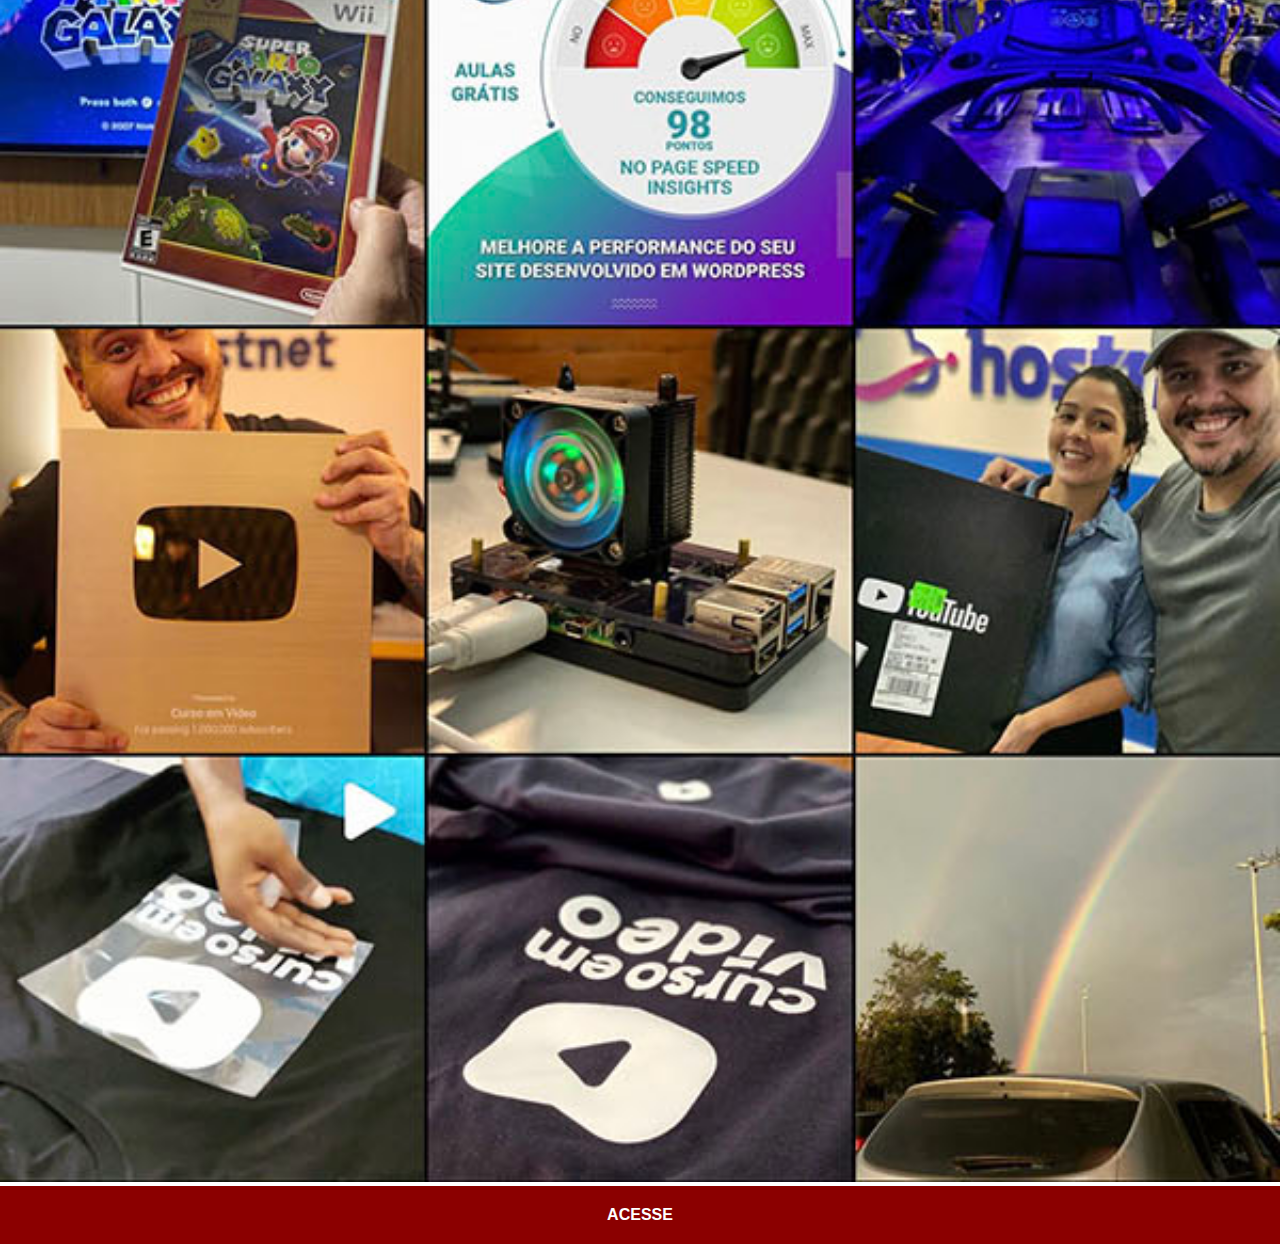
<file: instagram.html>
<!DOCTYPE html>
<html lang="pt-br">
<head>
    <meta charset="UTF-8">
    <meta name="viewport" content="width=device-width, initial-scale=1.0">
    <title>Instagram</title>
    <link rel="stylesheet" href="estilos/social.css">
</head>
<body>
    <img src="imagens/tela-instagram.jpg" alt="Instagram"><a href="https://www.instagram.com/gustavoguanabara/" target="_blank">ACESSE</a>
</body>
</html>
</file>
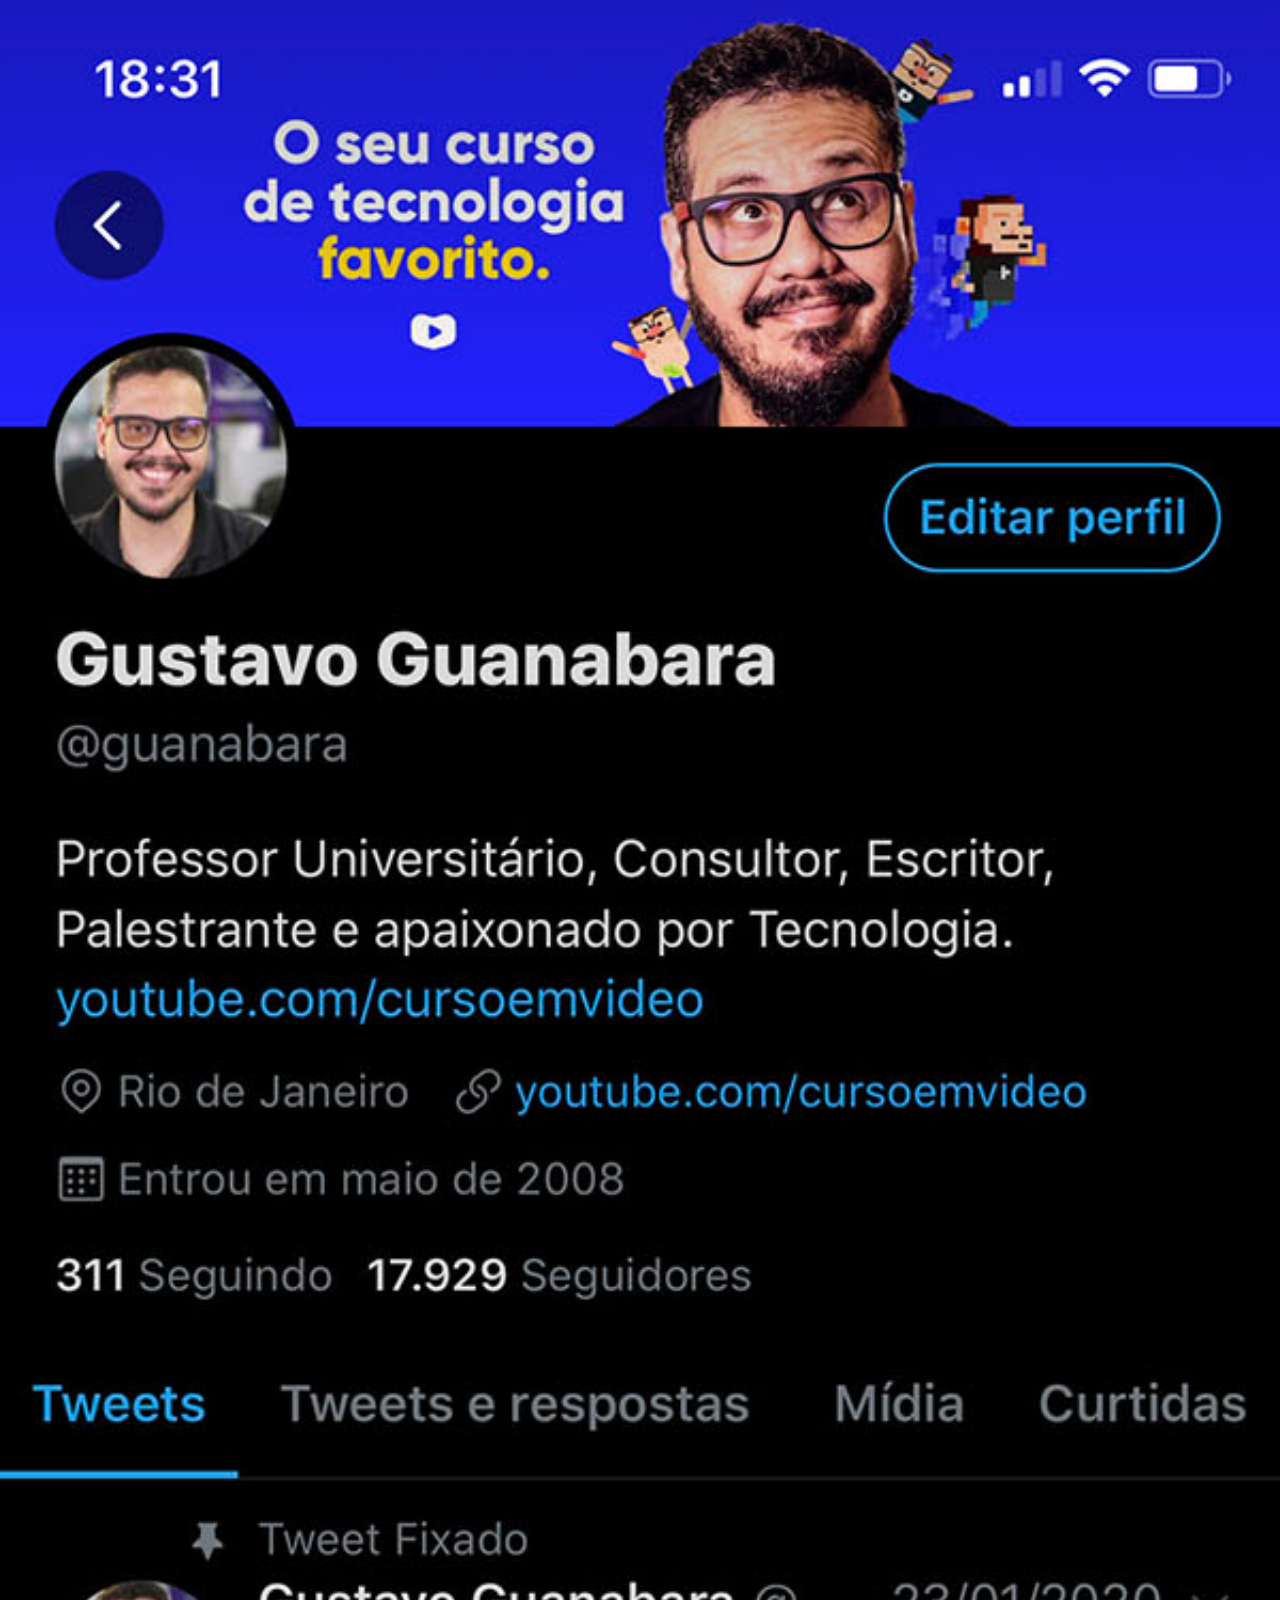
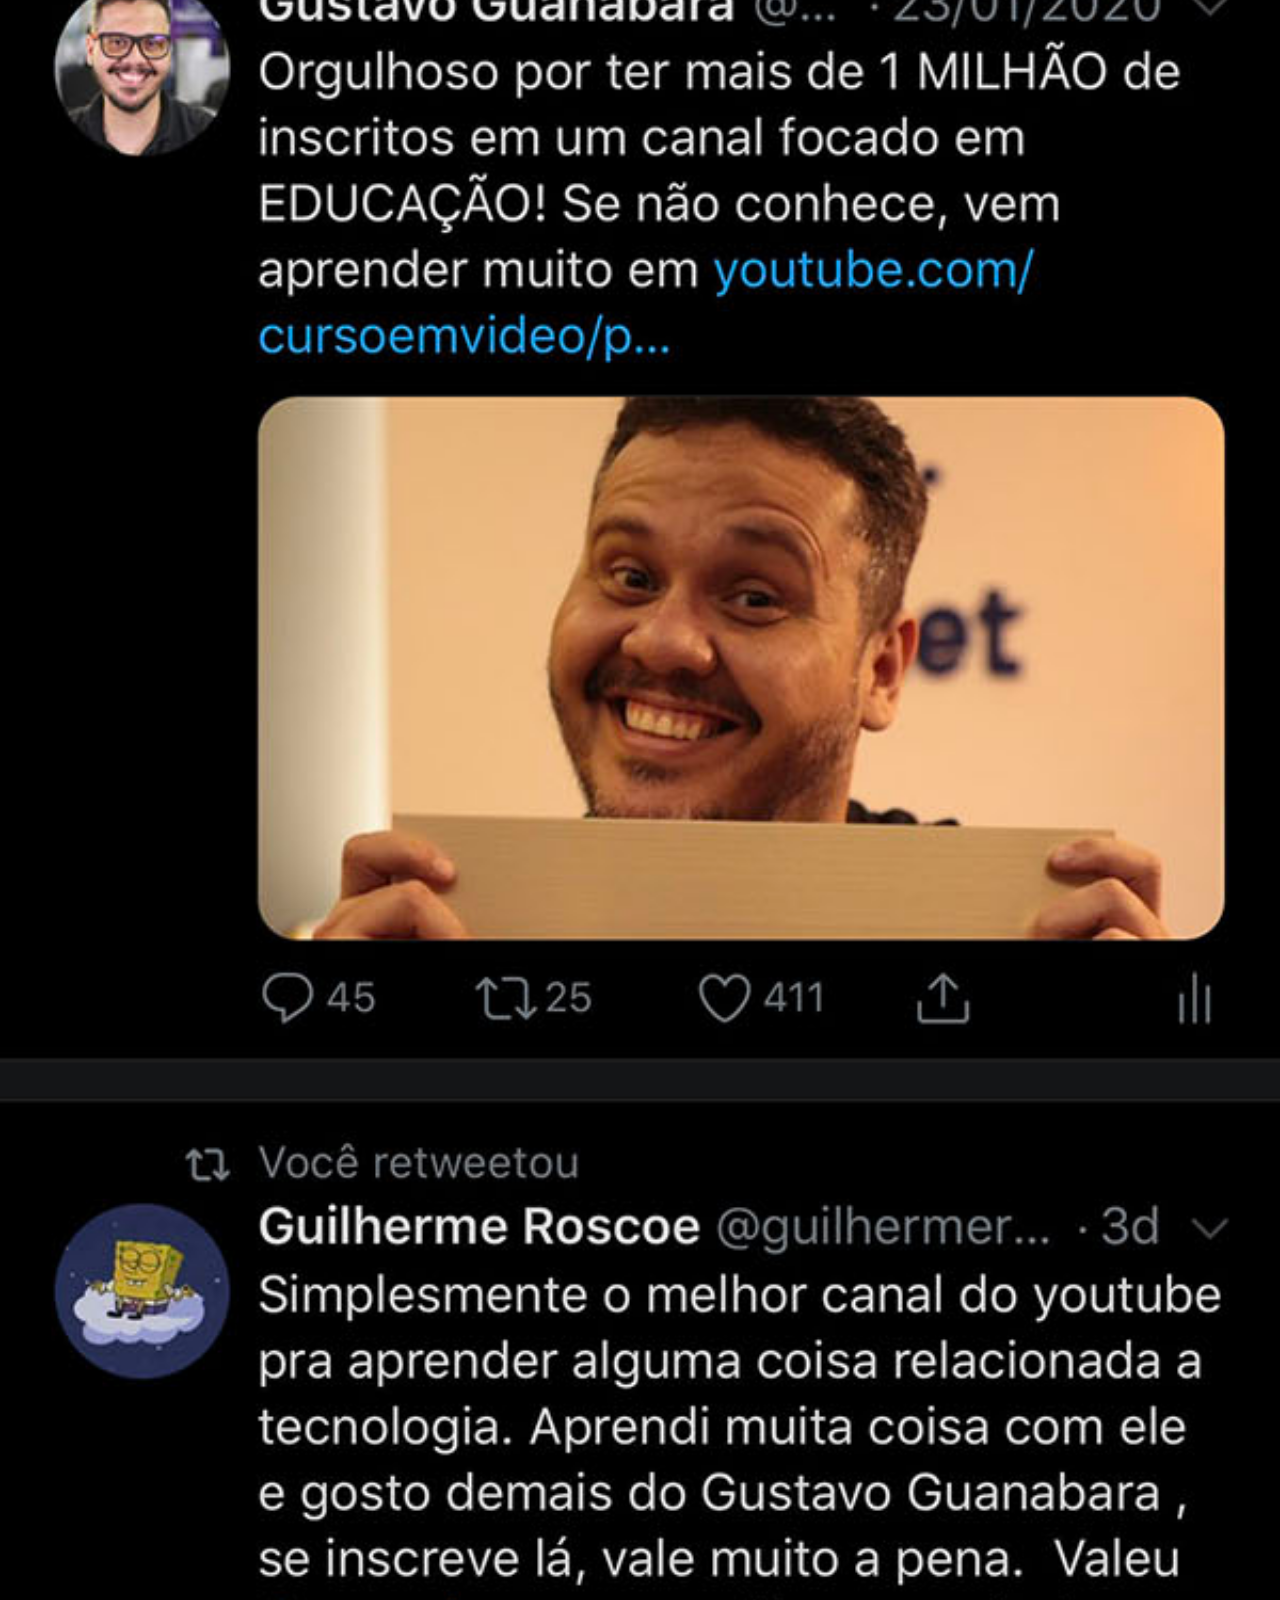
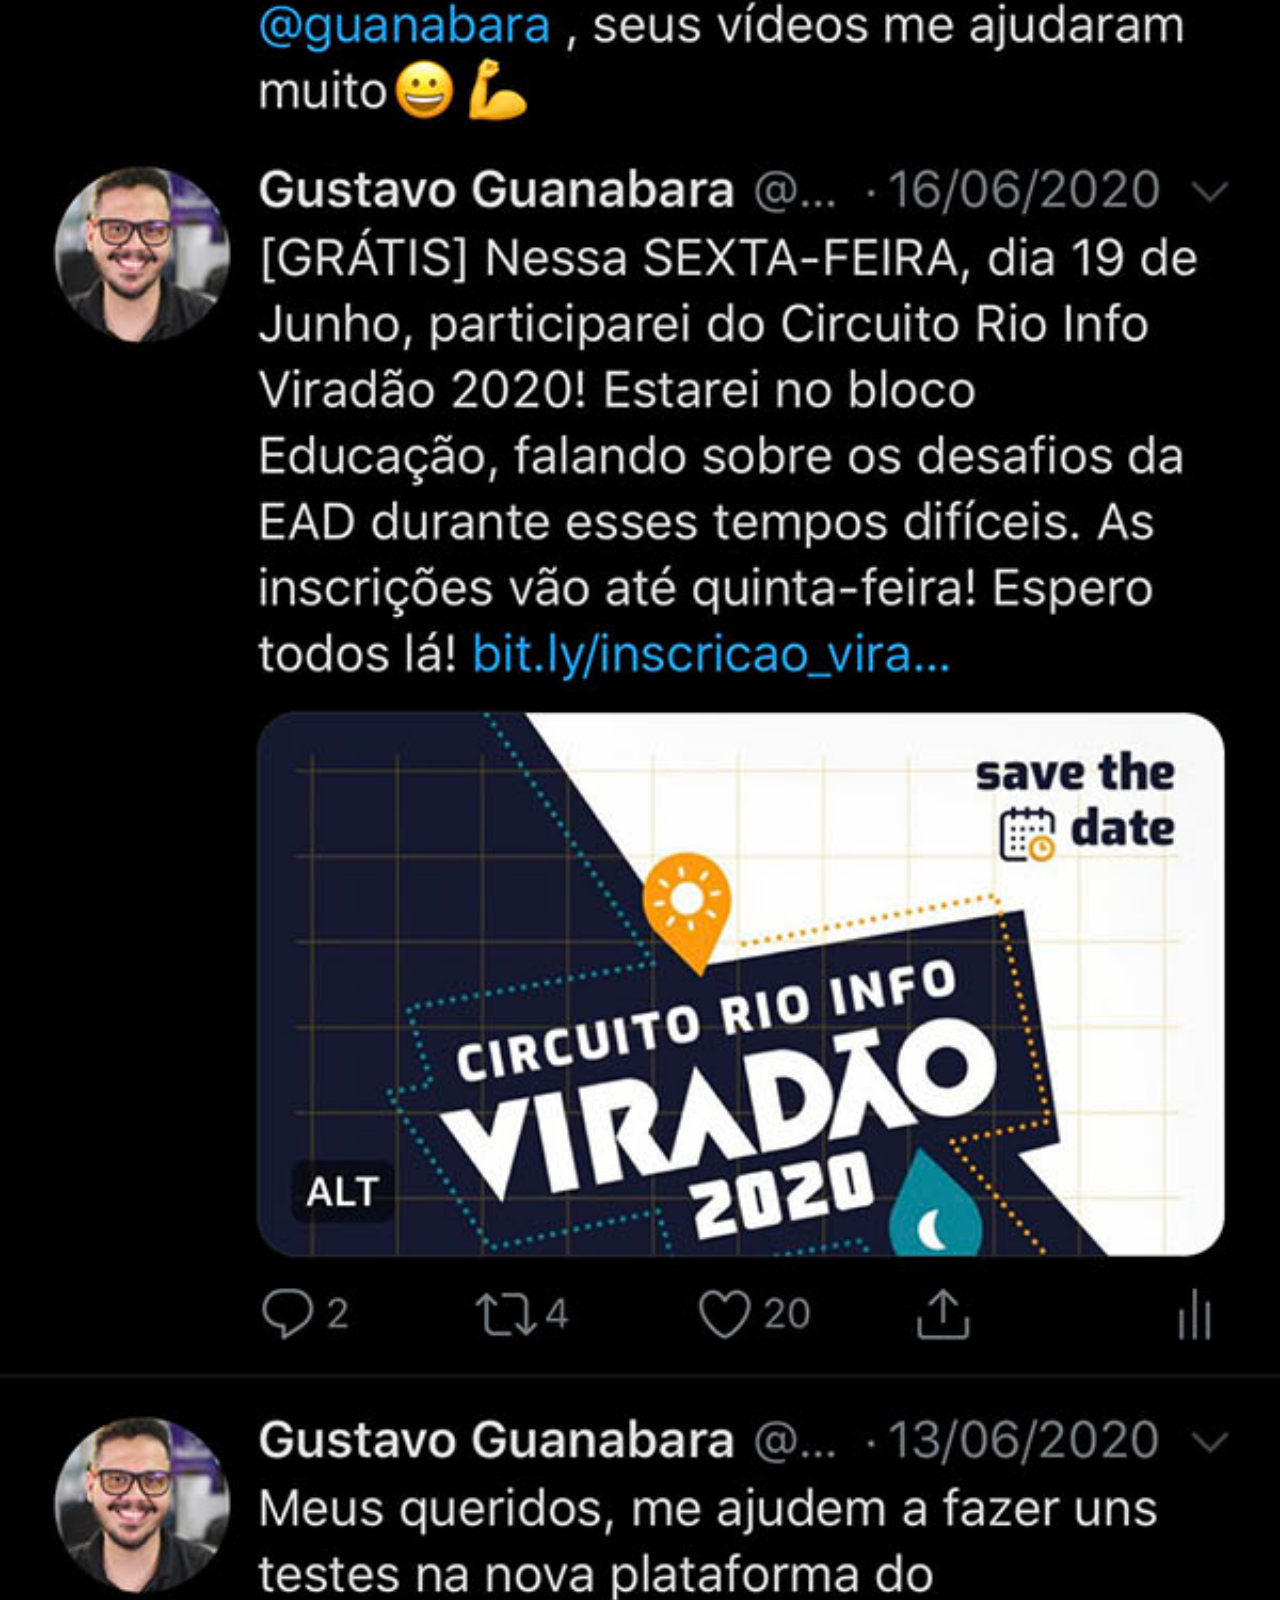
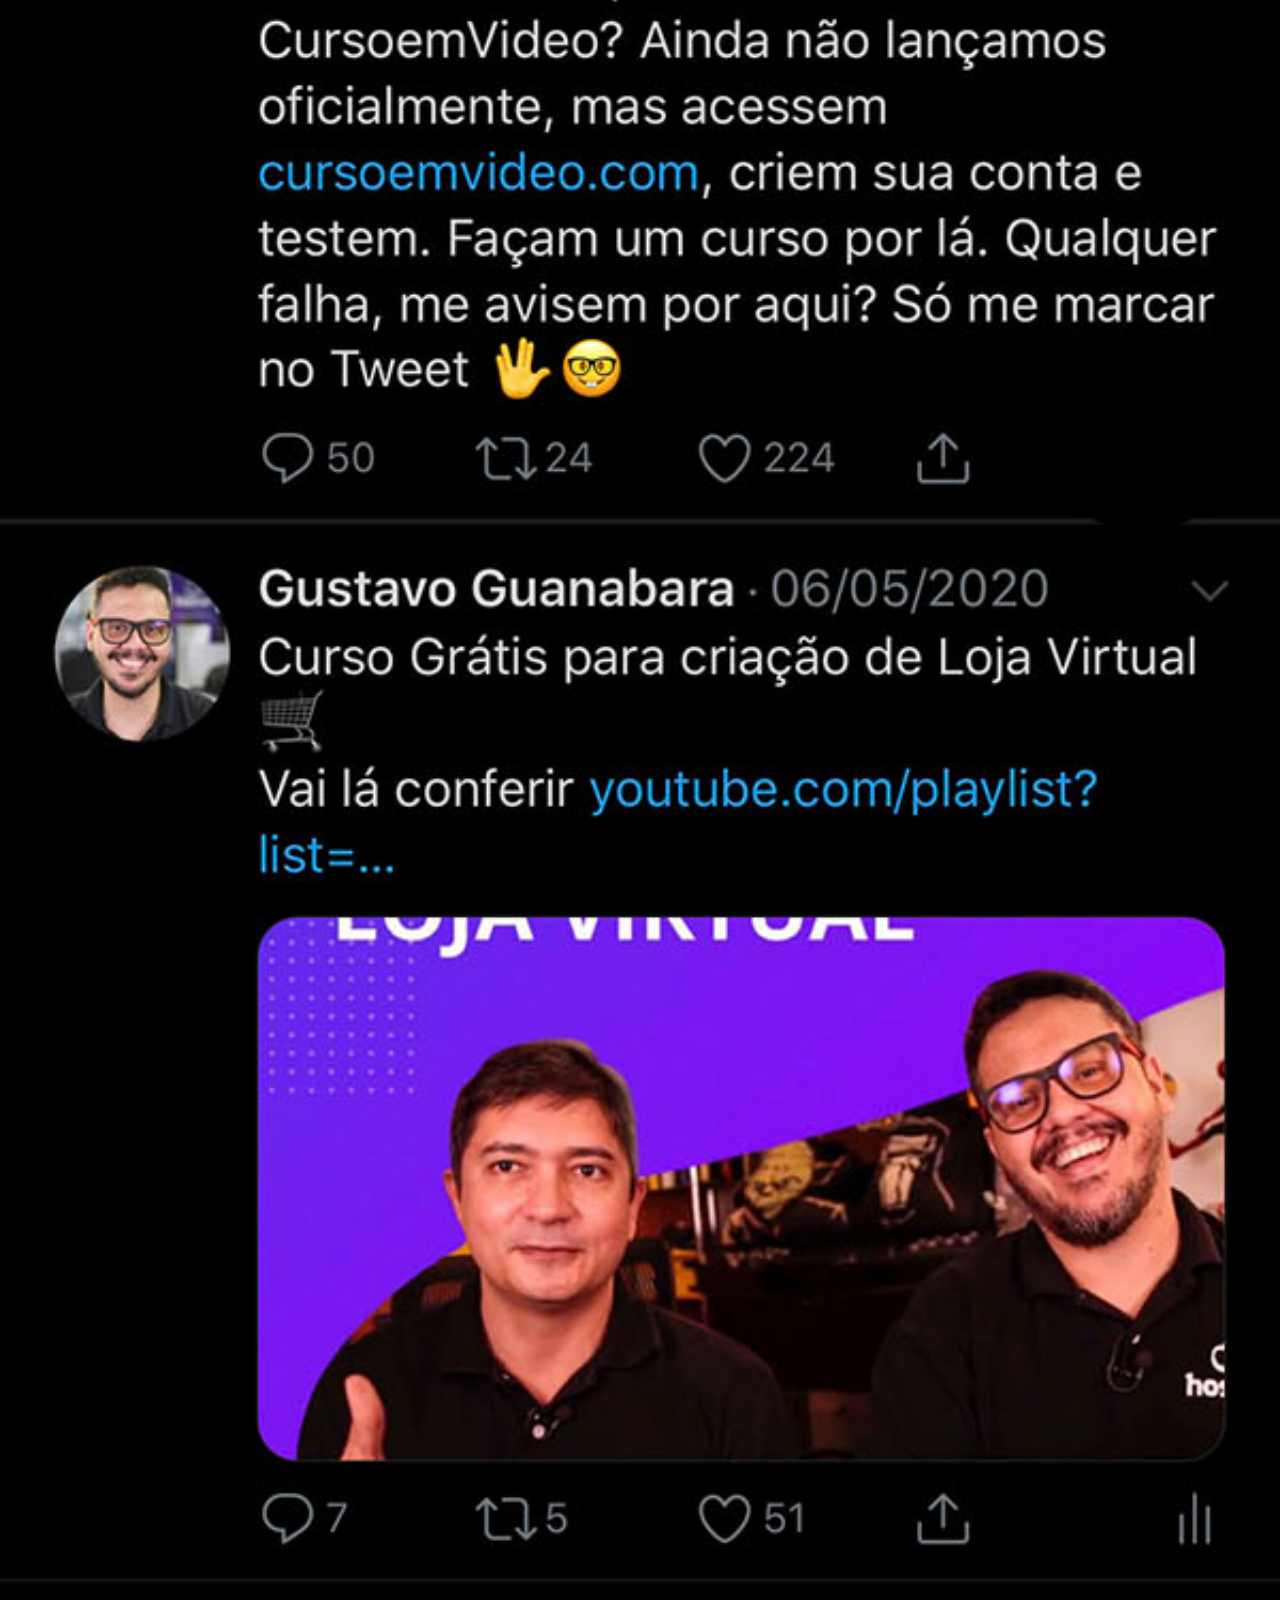
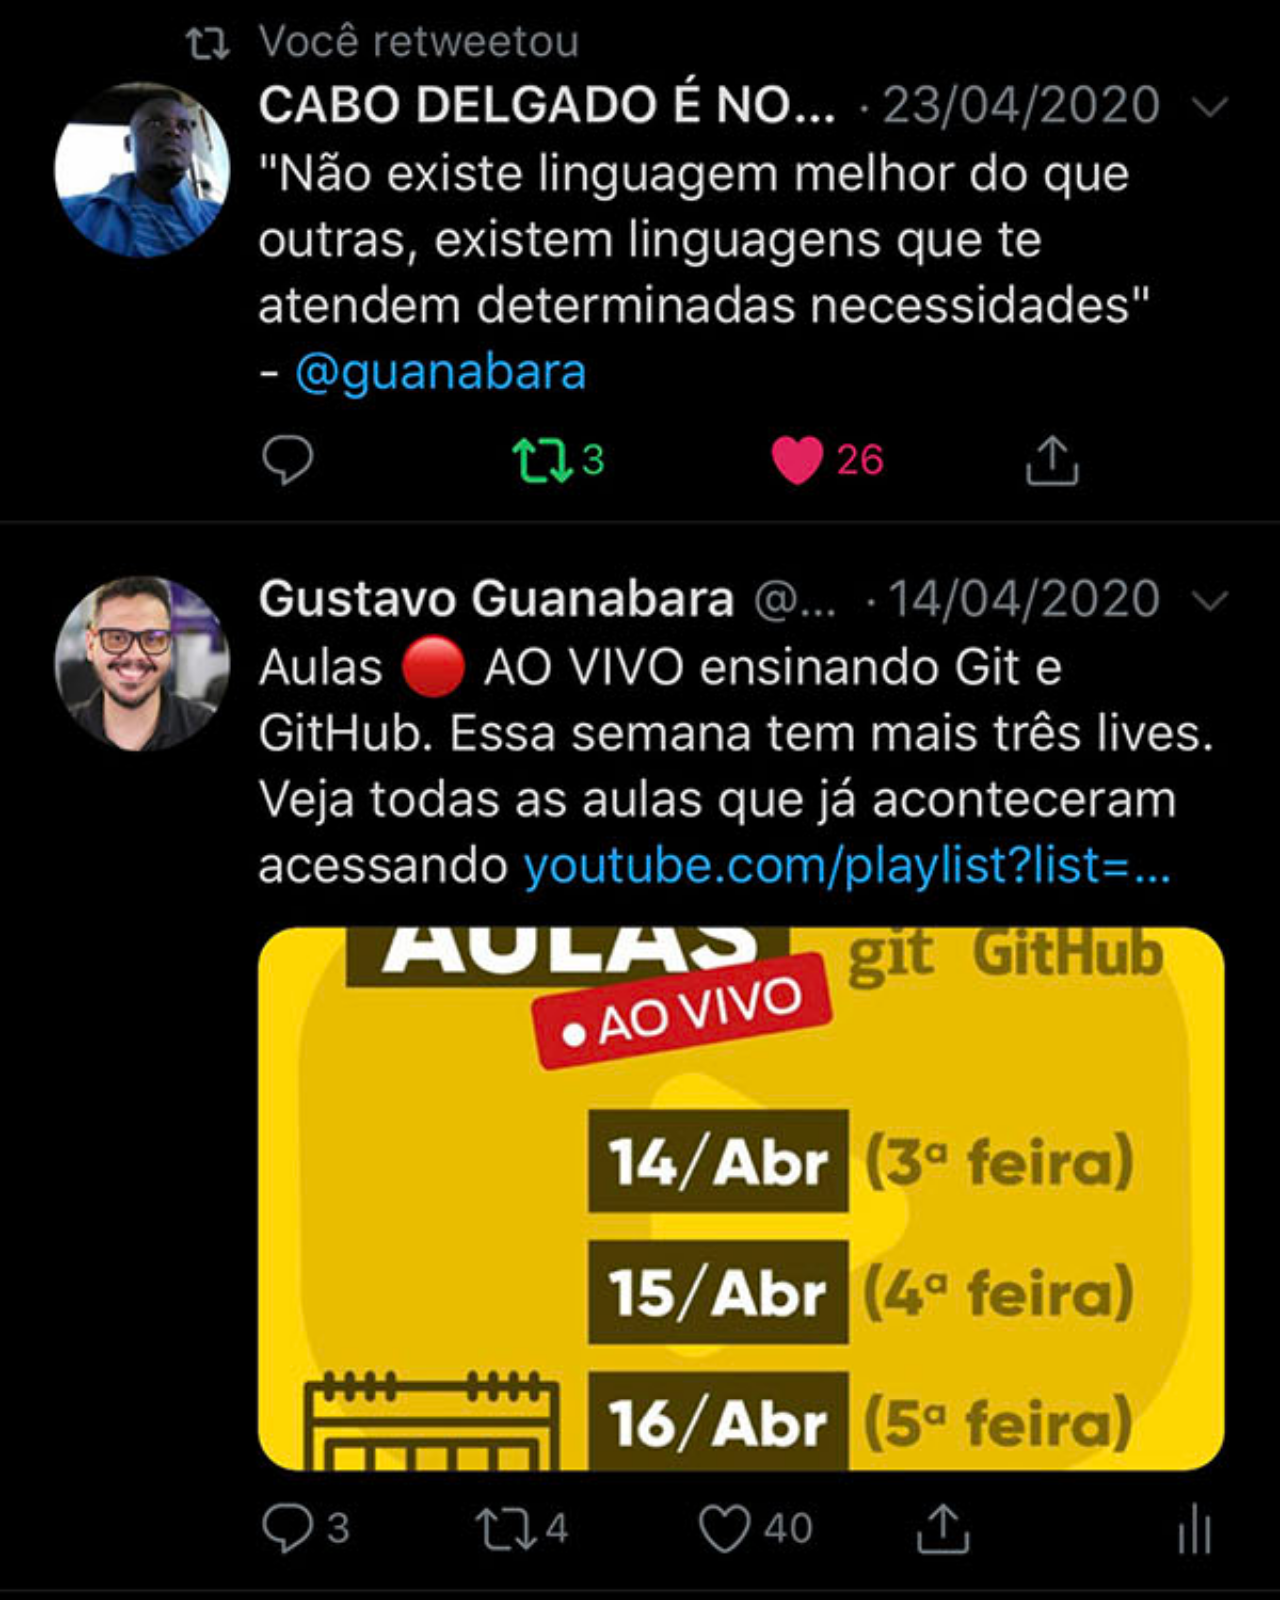
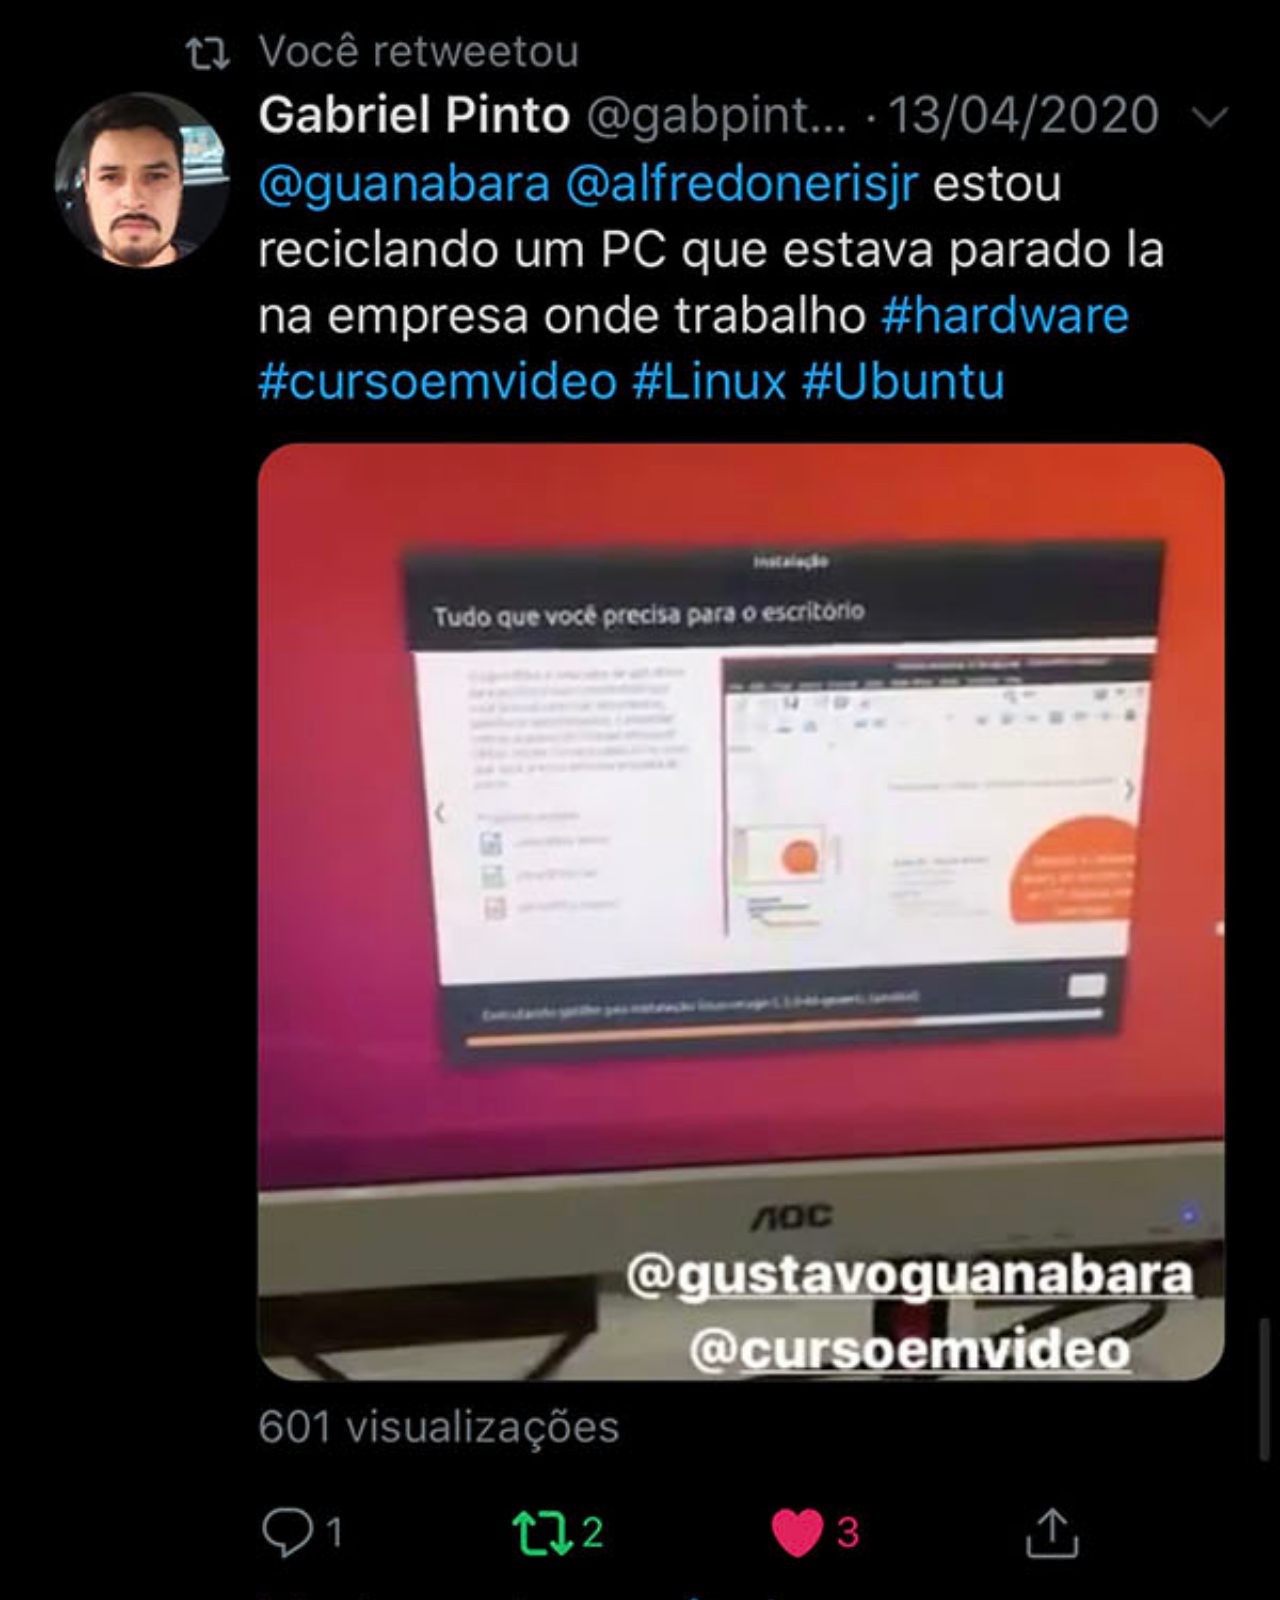
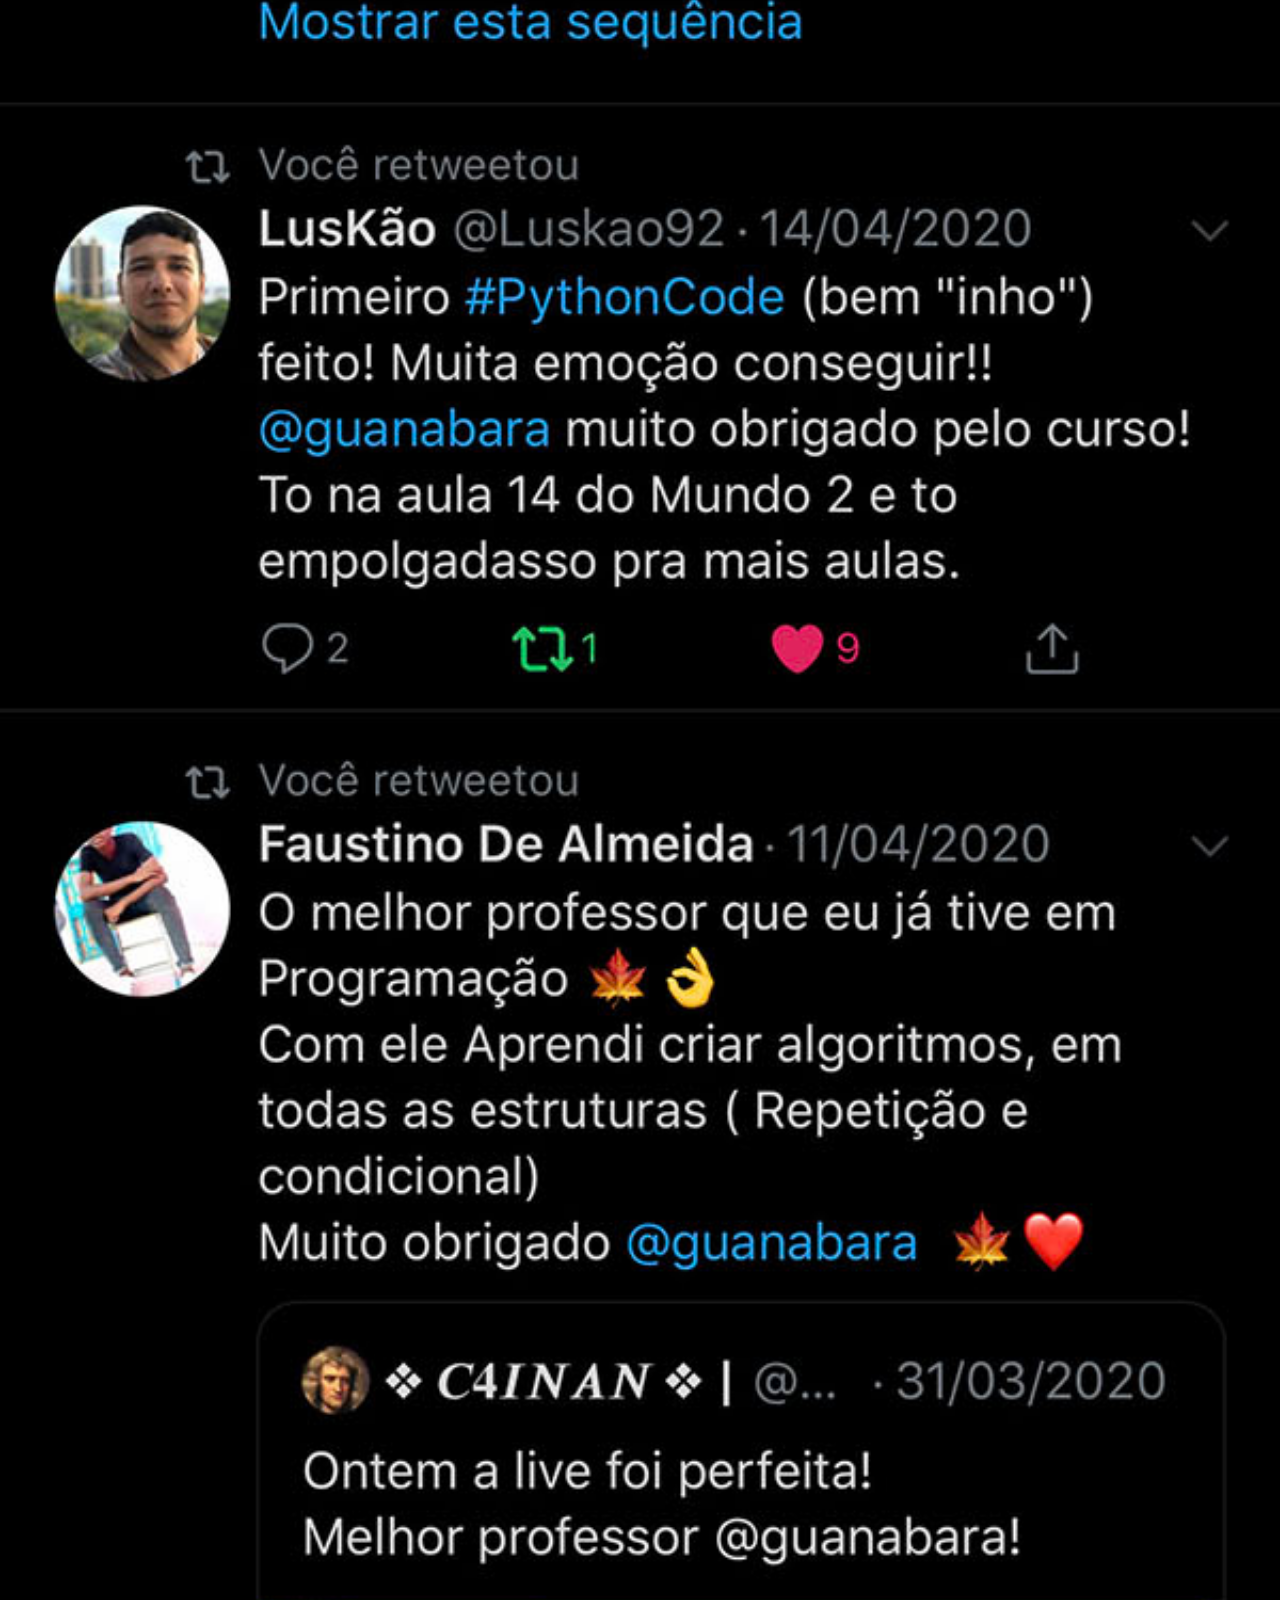
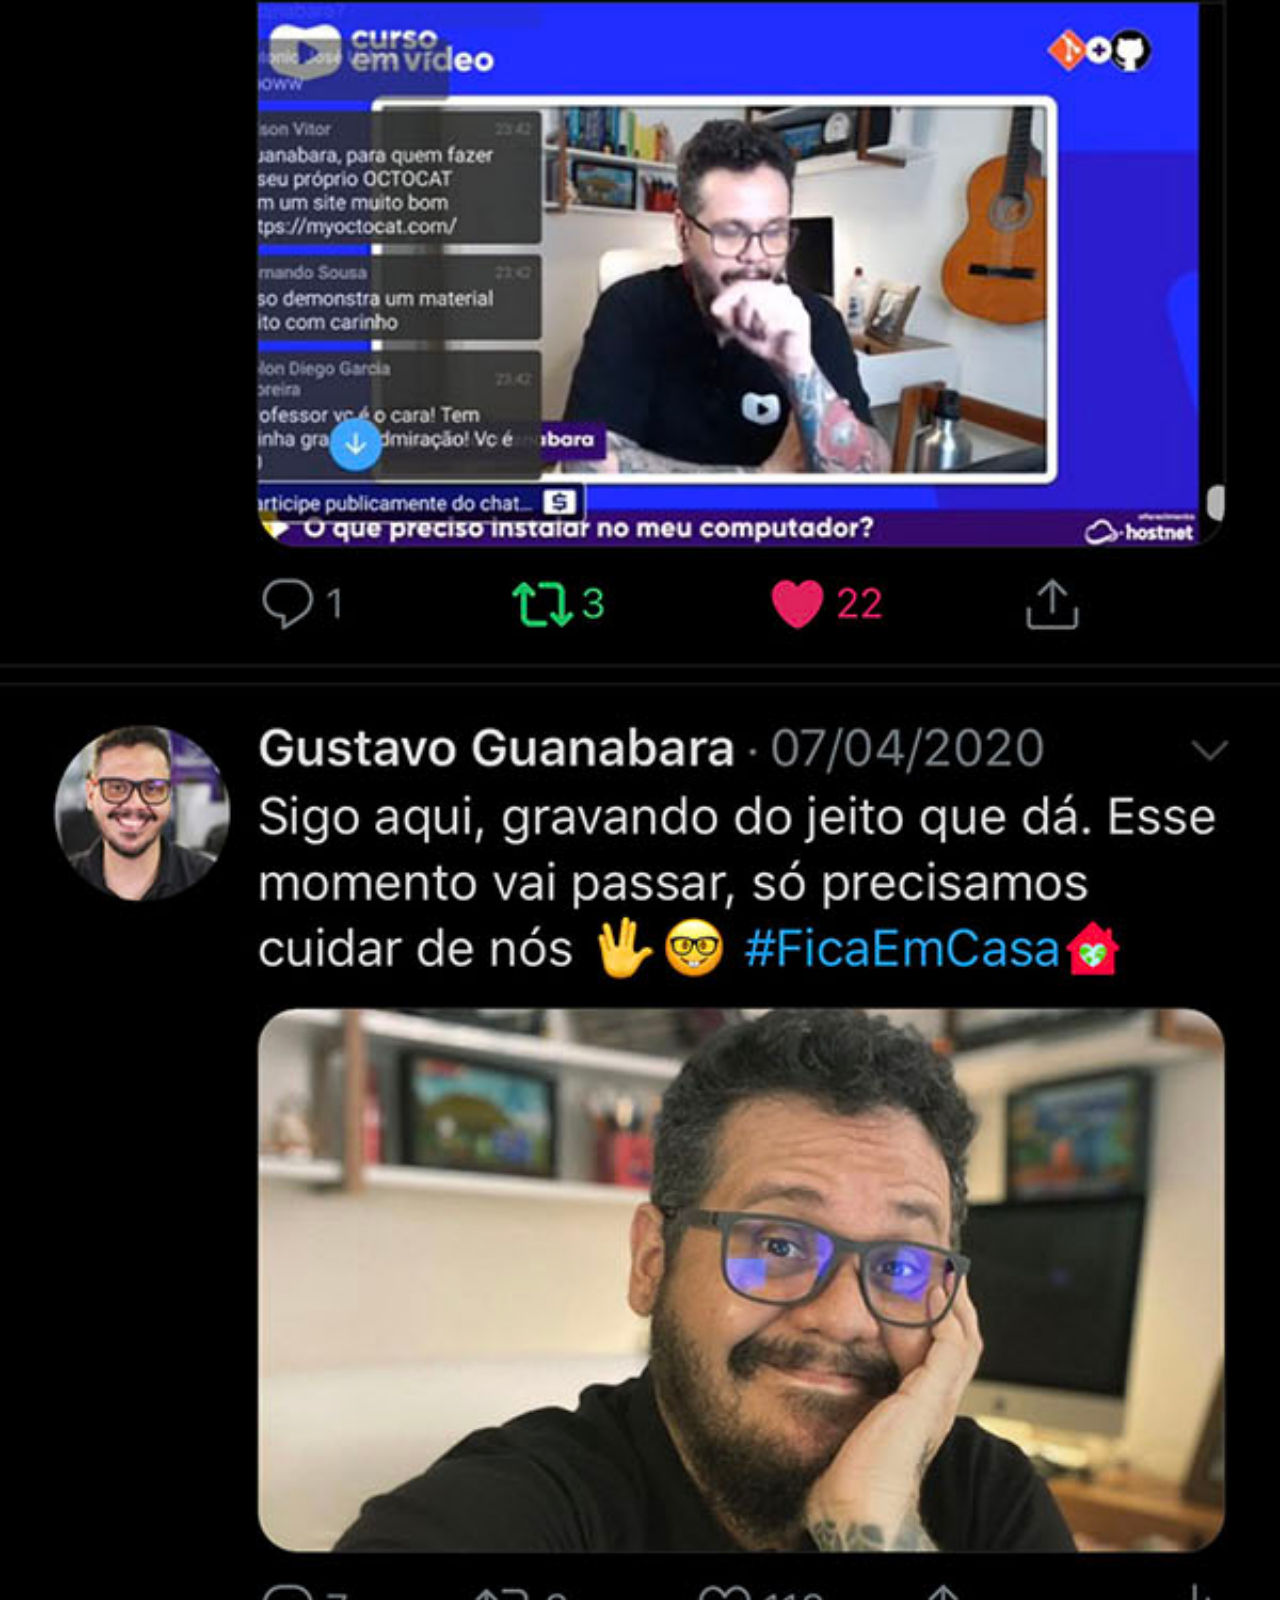
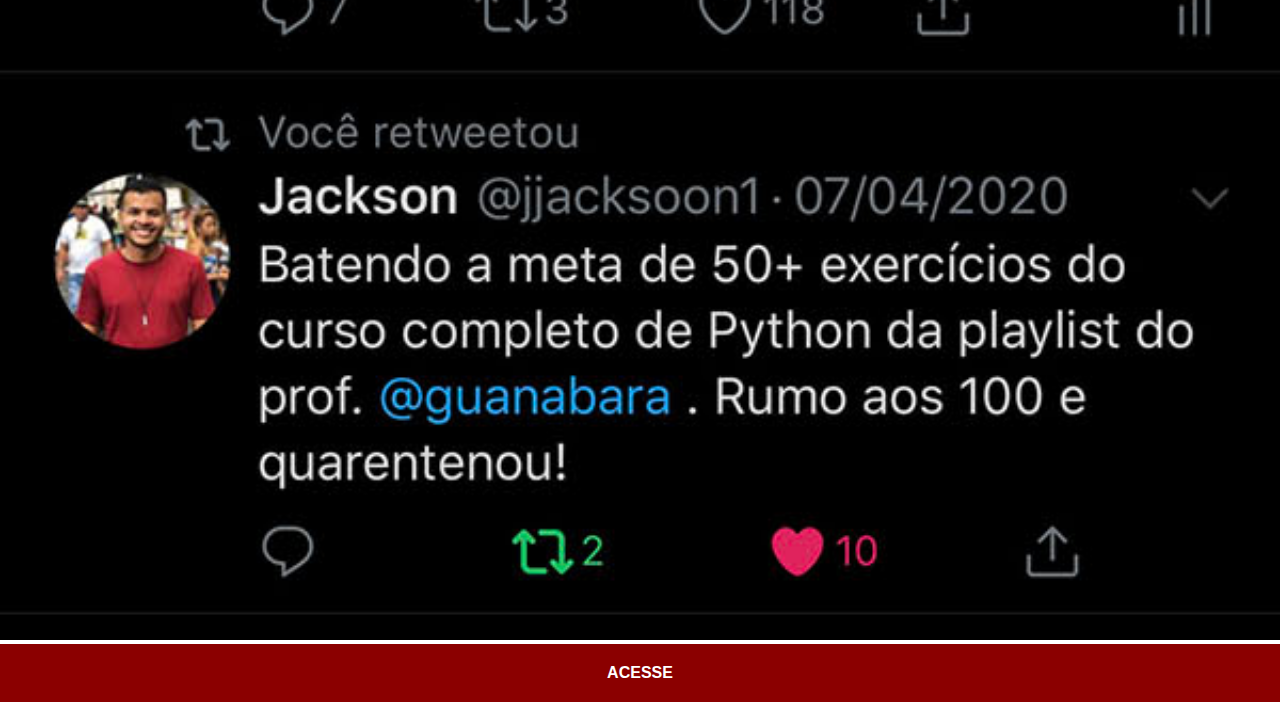
<file: twitter.html>
<!DOCTYPE html>
<html lang="pt-br">
<head>
    <meta charset="UTF-8">
    <meta name="viewport" content="width=device-width, initial-scale=1.0">
    <title>Twitter</title>
    <link rel="stylesheet" href="estilos/social.css">
</head>
<body>
    <img src="imagens/tela-twitter.jpg" alt="Twitter"><a href="https://twitter.com/guanabara" target="_blank">ACESSE</a>
</body>
</html>
</file>
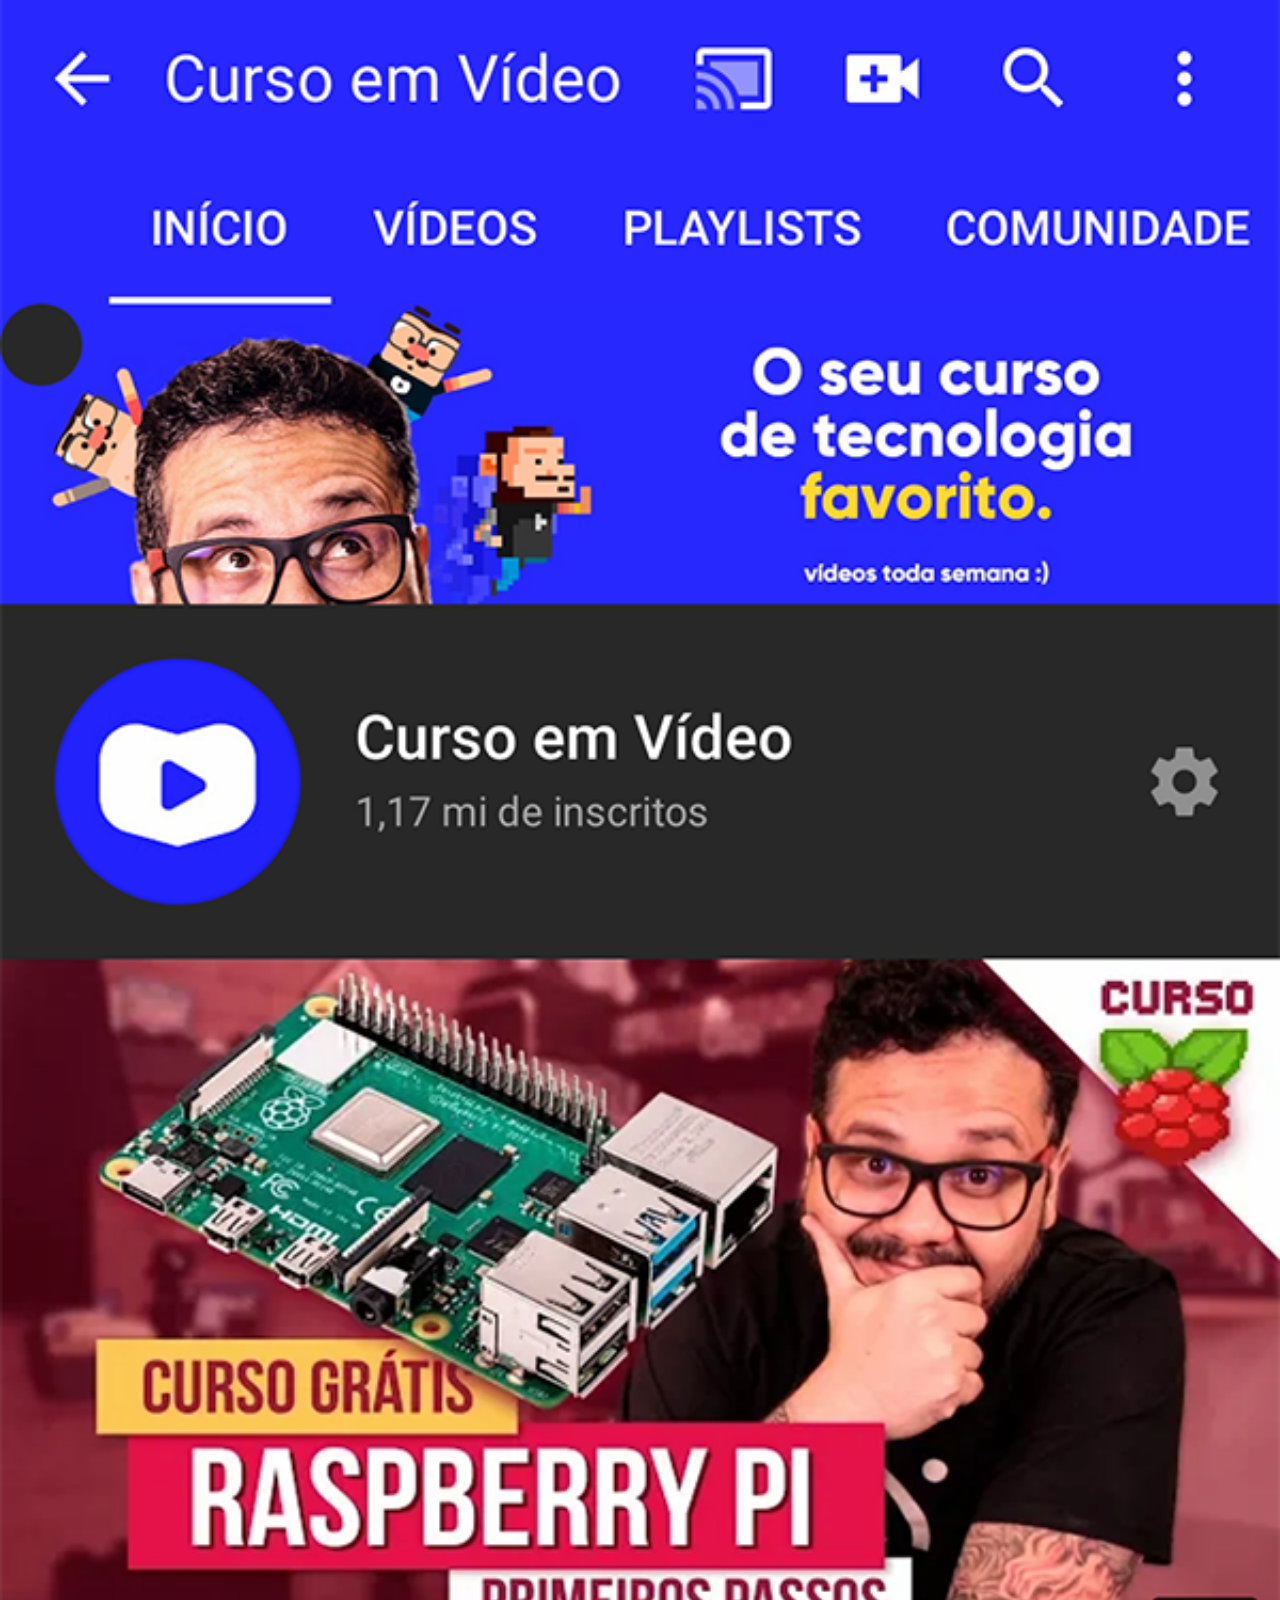
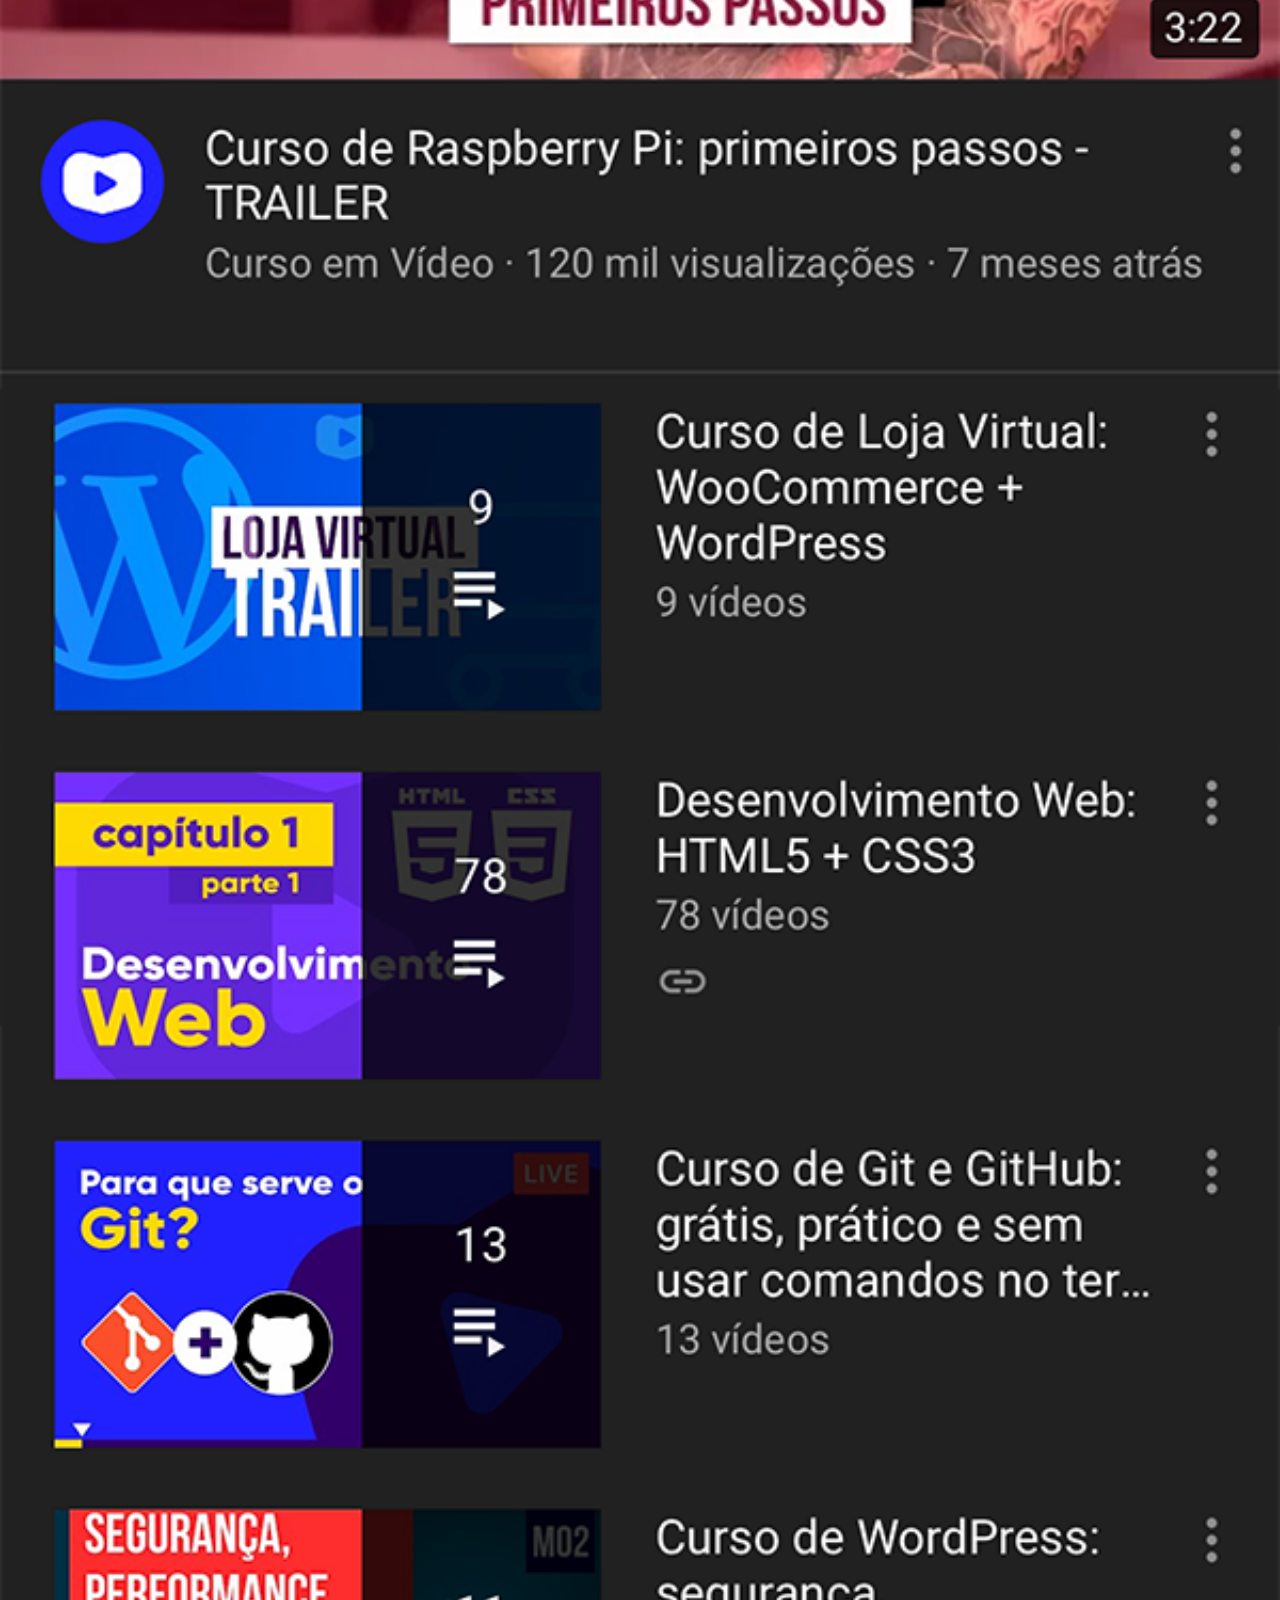
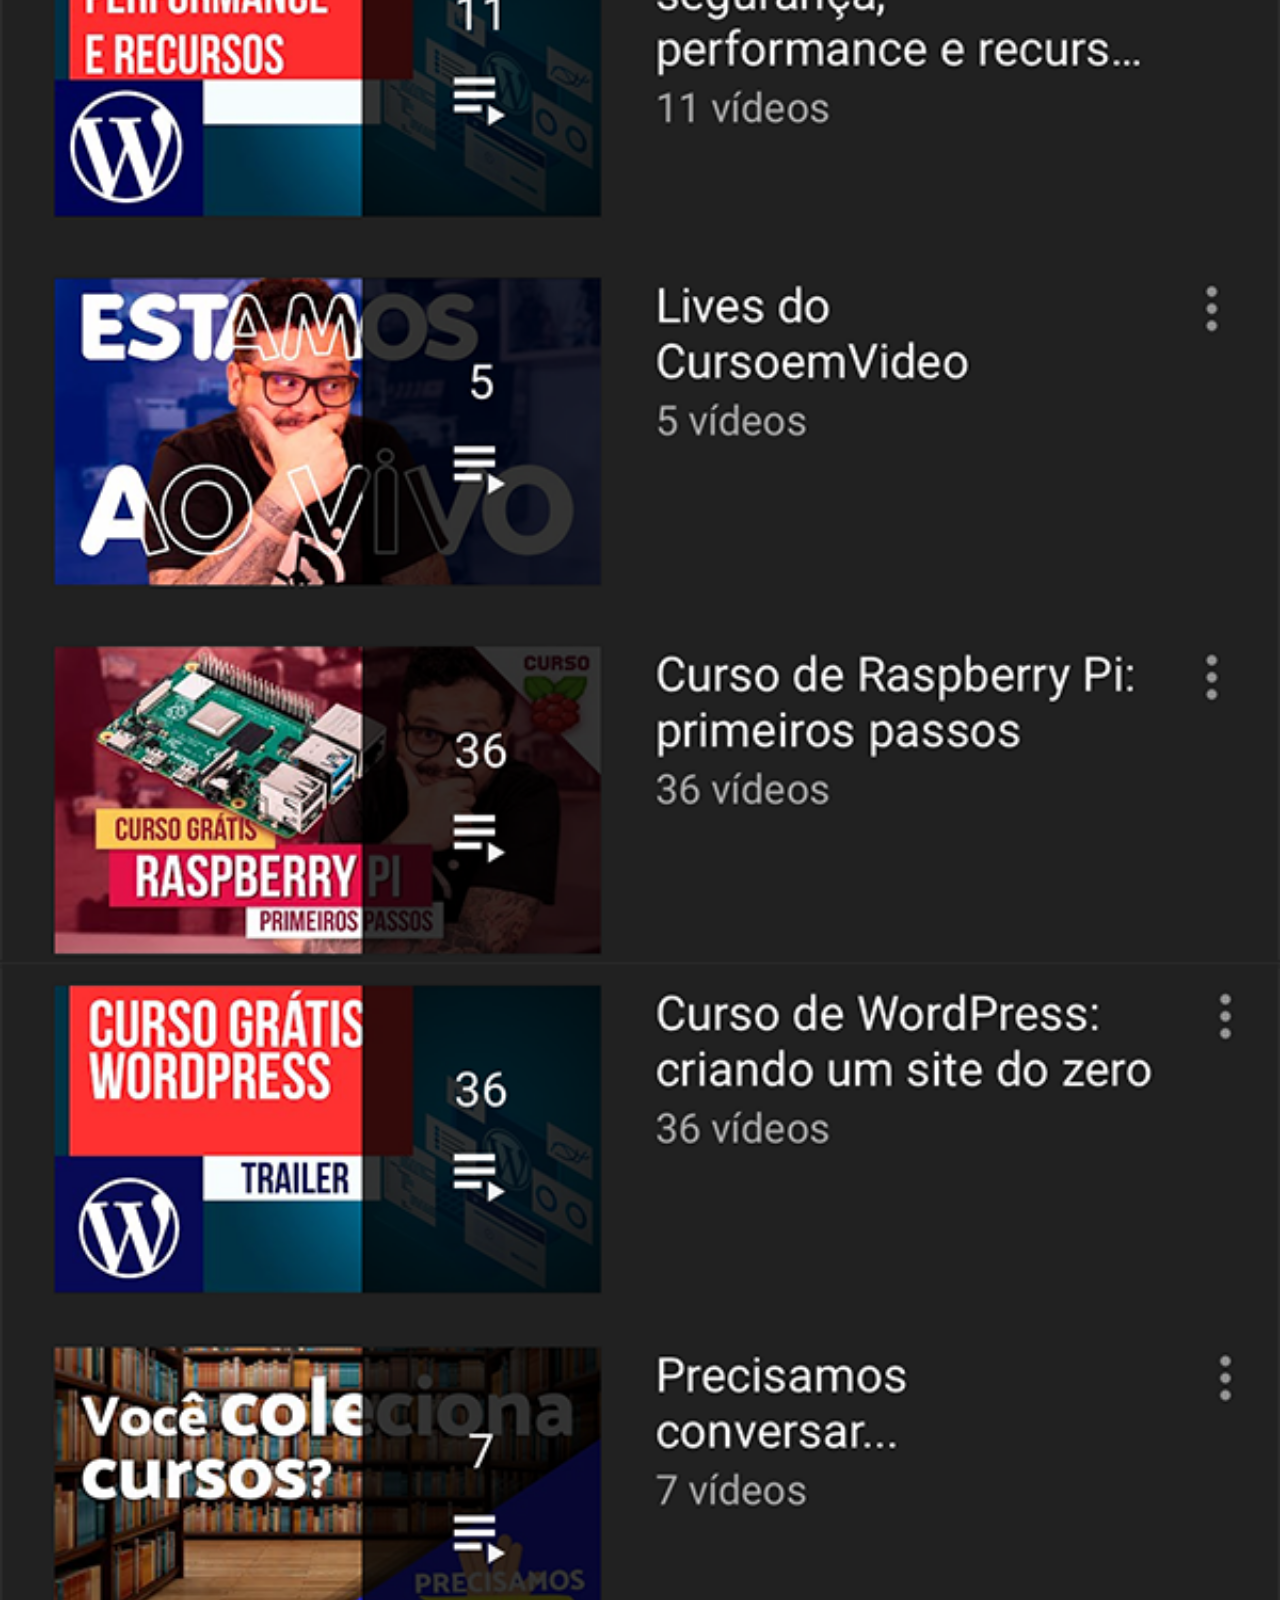
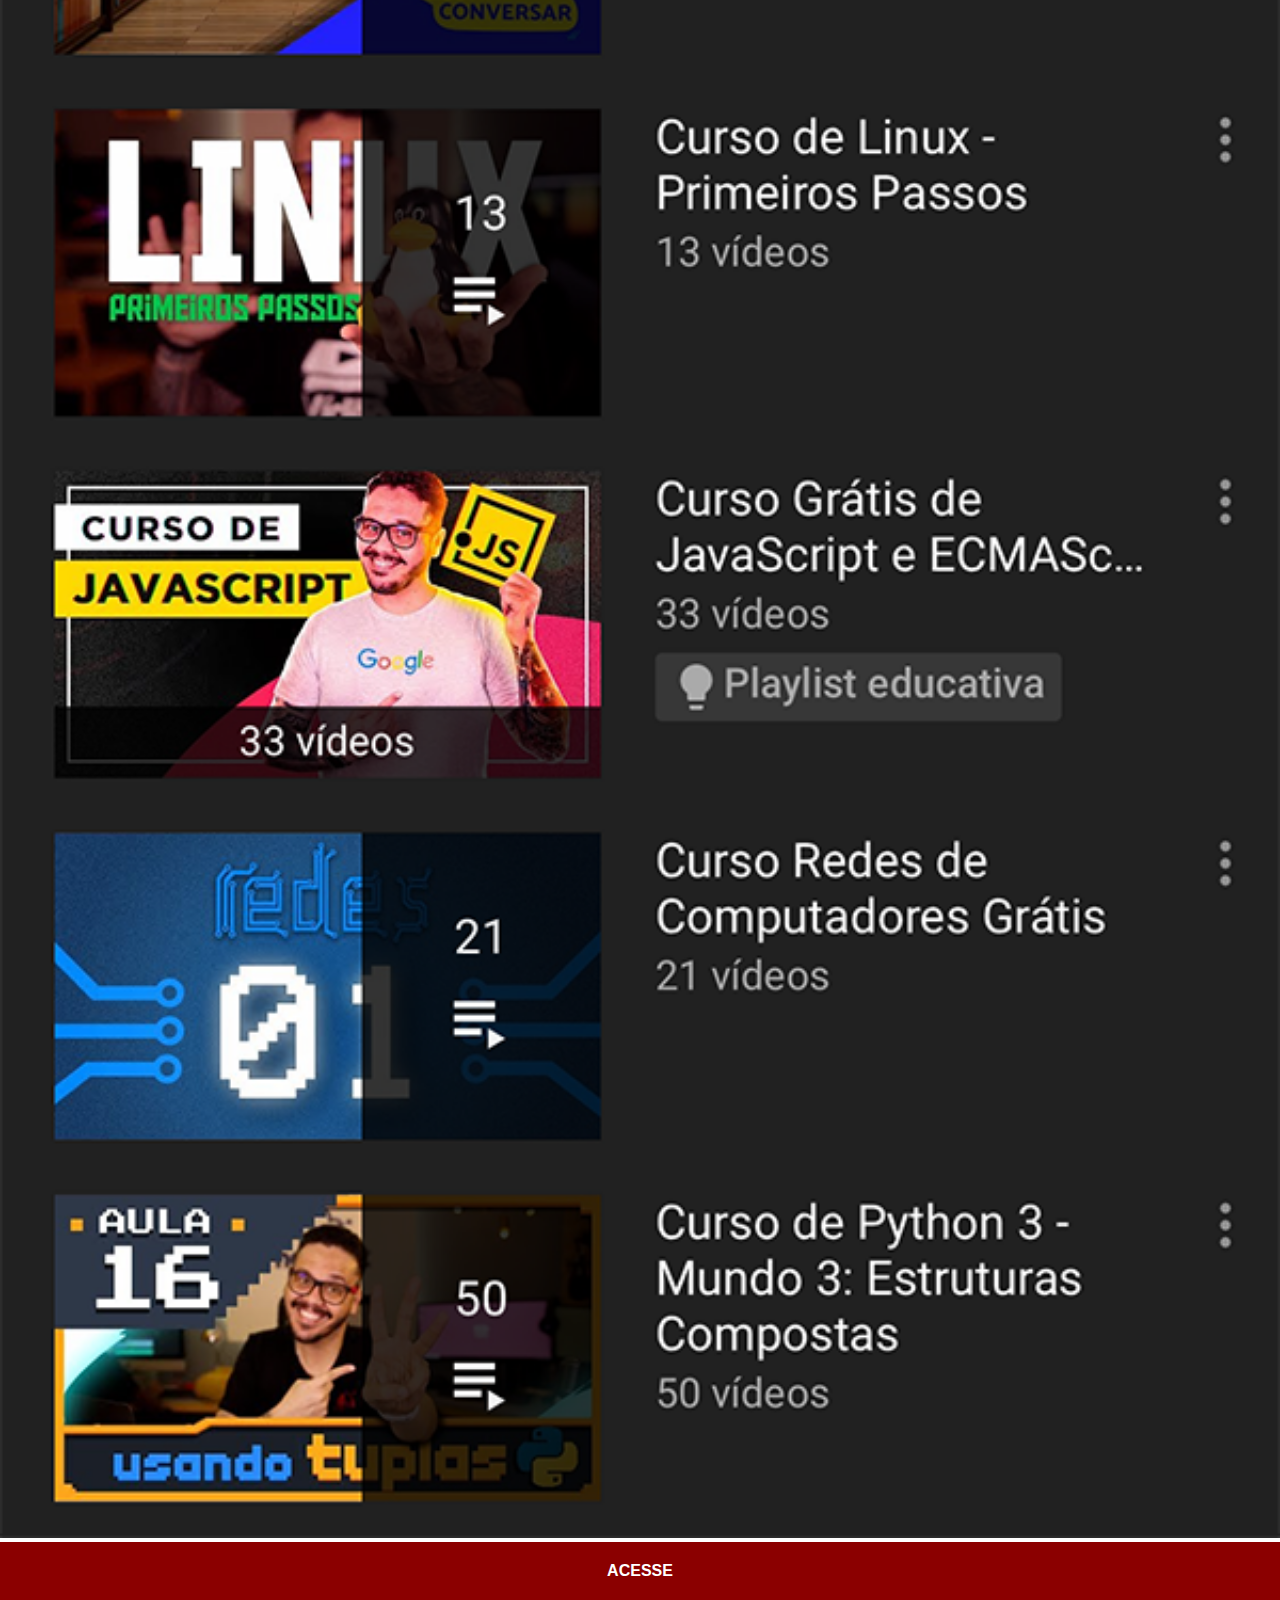
<file: youtube.html>
<!DOCTYPE html>
<html lang="pt-br">
<head>
    <meta charset="UTF-8">
    <meta name="viewport" content="width=device-width, initial-scale=1.0">
    <title>Youtube</title>
   <link rel="stylesheet" href="estilos/social.css">
</head>
<body>
    <img src="imagens/tela-youtube.png" alt="YouTube"><a href="https://www.youtube.com/@CursoemVideo/playlists" target="_blank">ACESSE</a>
</body>
</html>
</file>
<file: estilos/style.css>
@charset "UTF-8";

* {
    margin: 0px;
    padding: 0px;
    font-family: Arial, Helvetica, sans-serif;
}

html, body {
    height: 100vh;
    width: 100vw;
    background-color: black;
}

body {
    background: url(../imagens/fundo-madeira.jpg) no-repeat top center;
    background-size: cover;
    background-attachment: fixed;
}

main {
    height: 100vh;
    position: relative;
}

section#telefone {
    position: absolute;
    top: 50%;
    left: 50%;
    transform: translate(-50%, -50%);
    height: 627px;
    width: 311px;
    background-color: blue;
    background: url('../imagens/frame-iphone.png') no-repeat;
}

iframe#tela {
    position: relative;
    top: 80px;
    left: 22px;
    width: 267px;
    height: 471px;
}

section#redes-sociais {
    text-align: right;
}

section#redes-sociais img {
    width: 50px;
    margin: 10px;
    border-radius: 50%;
    box-shadow: 2px 2px 5px rgba(0, 0, 0, 0.404);
    box-sizing: border-box;
}

section#redes-sociais img:hover {
    border: 2px solid rgba(255, 255, 255, 0.623);
    transform: translate(-3px, -3px);
    box-shadow: 5px 5px 10px rgba(0, 0, 0, 0.555);
    transition: transform .3s, border 1s;
}
</file>
<file: estilos/social.css>
@charset "UTF-8";

* {
    margin: 0px;
    padding: 0px;
    font-family: Arial, Helvetica, sans-serif;
}

::-webkit-scrollbar {
    width: 0px;
    height: 0px;
}

img {
    width: 100vw;
}

a {
    display: block;
    background-color: darkred;
    color: white;
    padding: 20px;
    text-align: center;
    font-weight: bolder;
    text-decoration: none;
}

a:hover {
    background-color: red;
}
</file>
